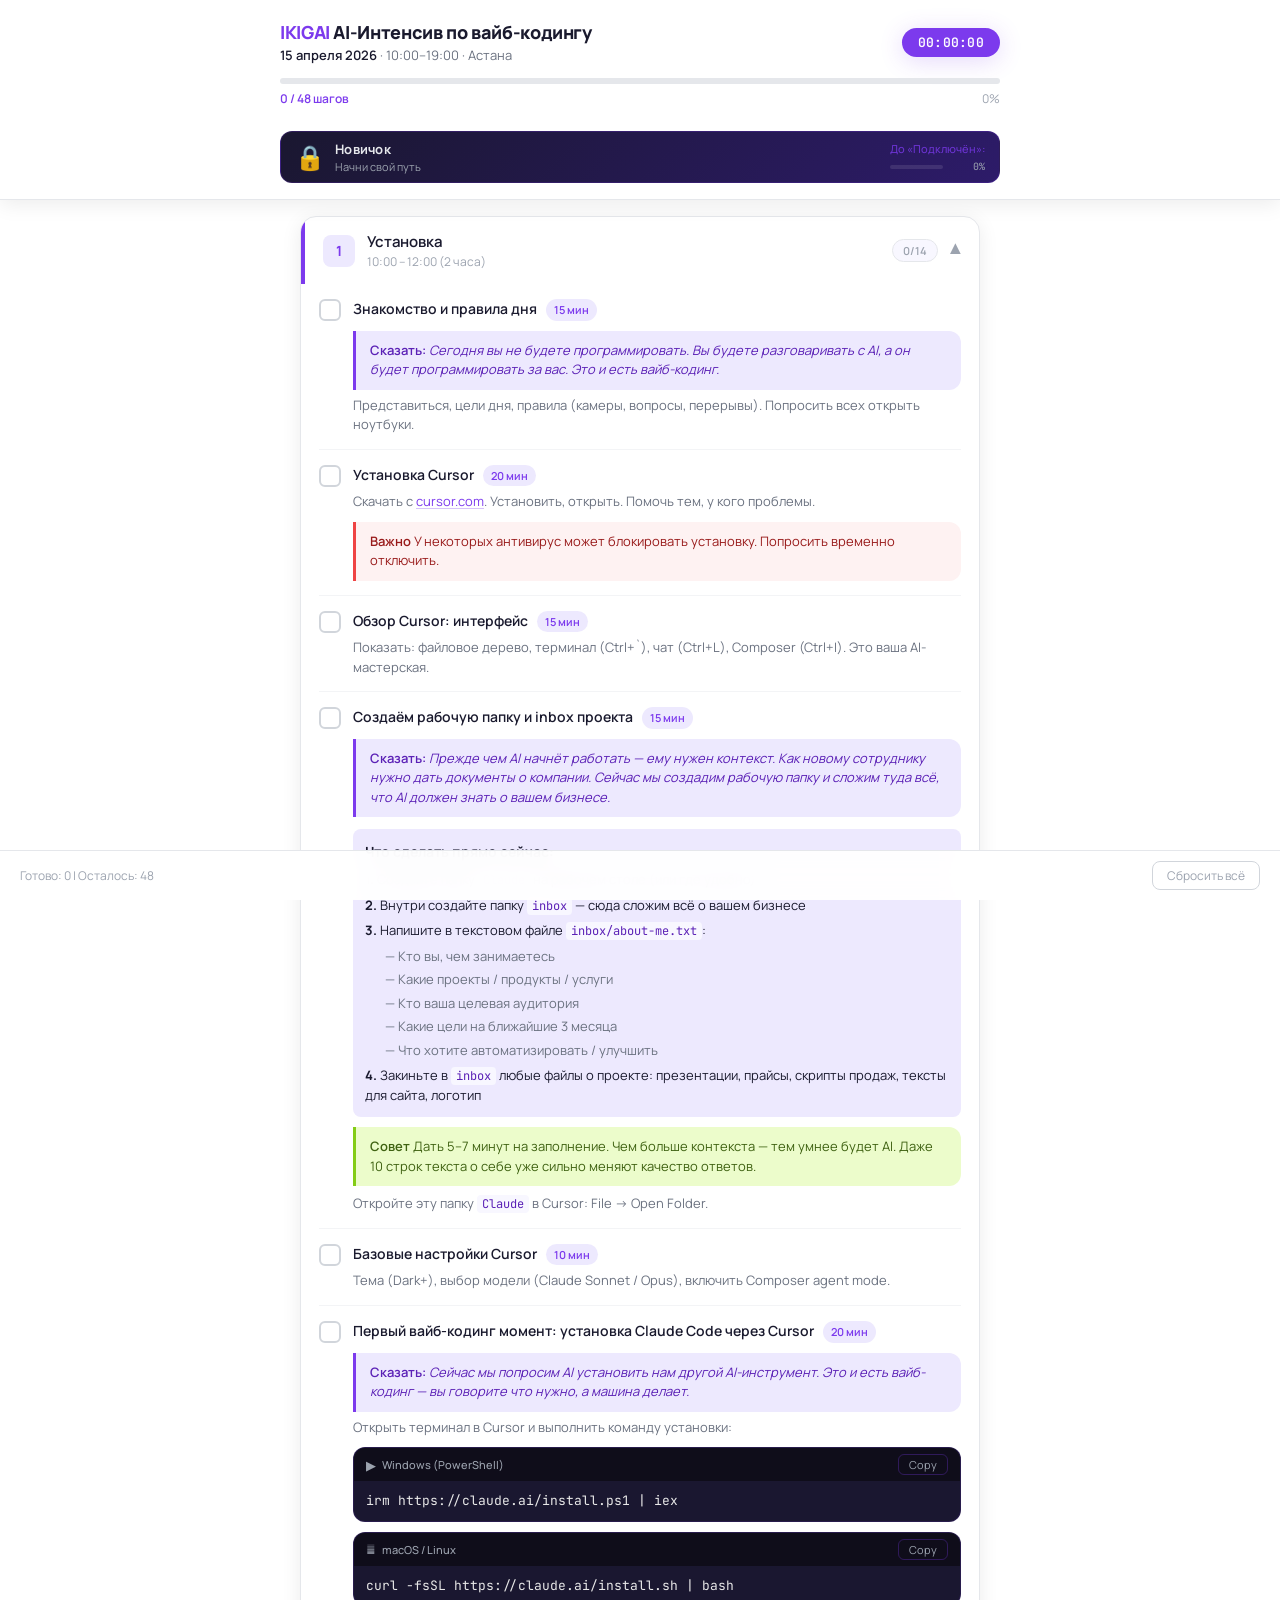
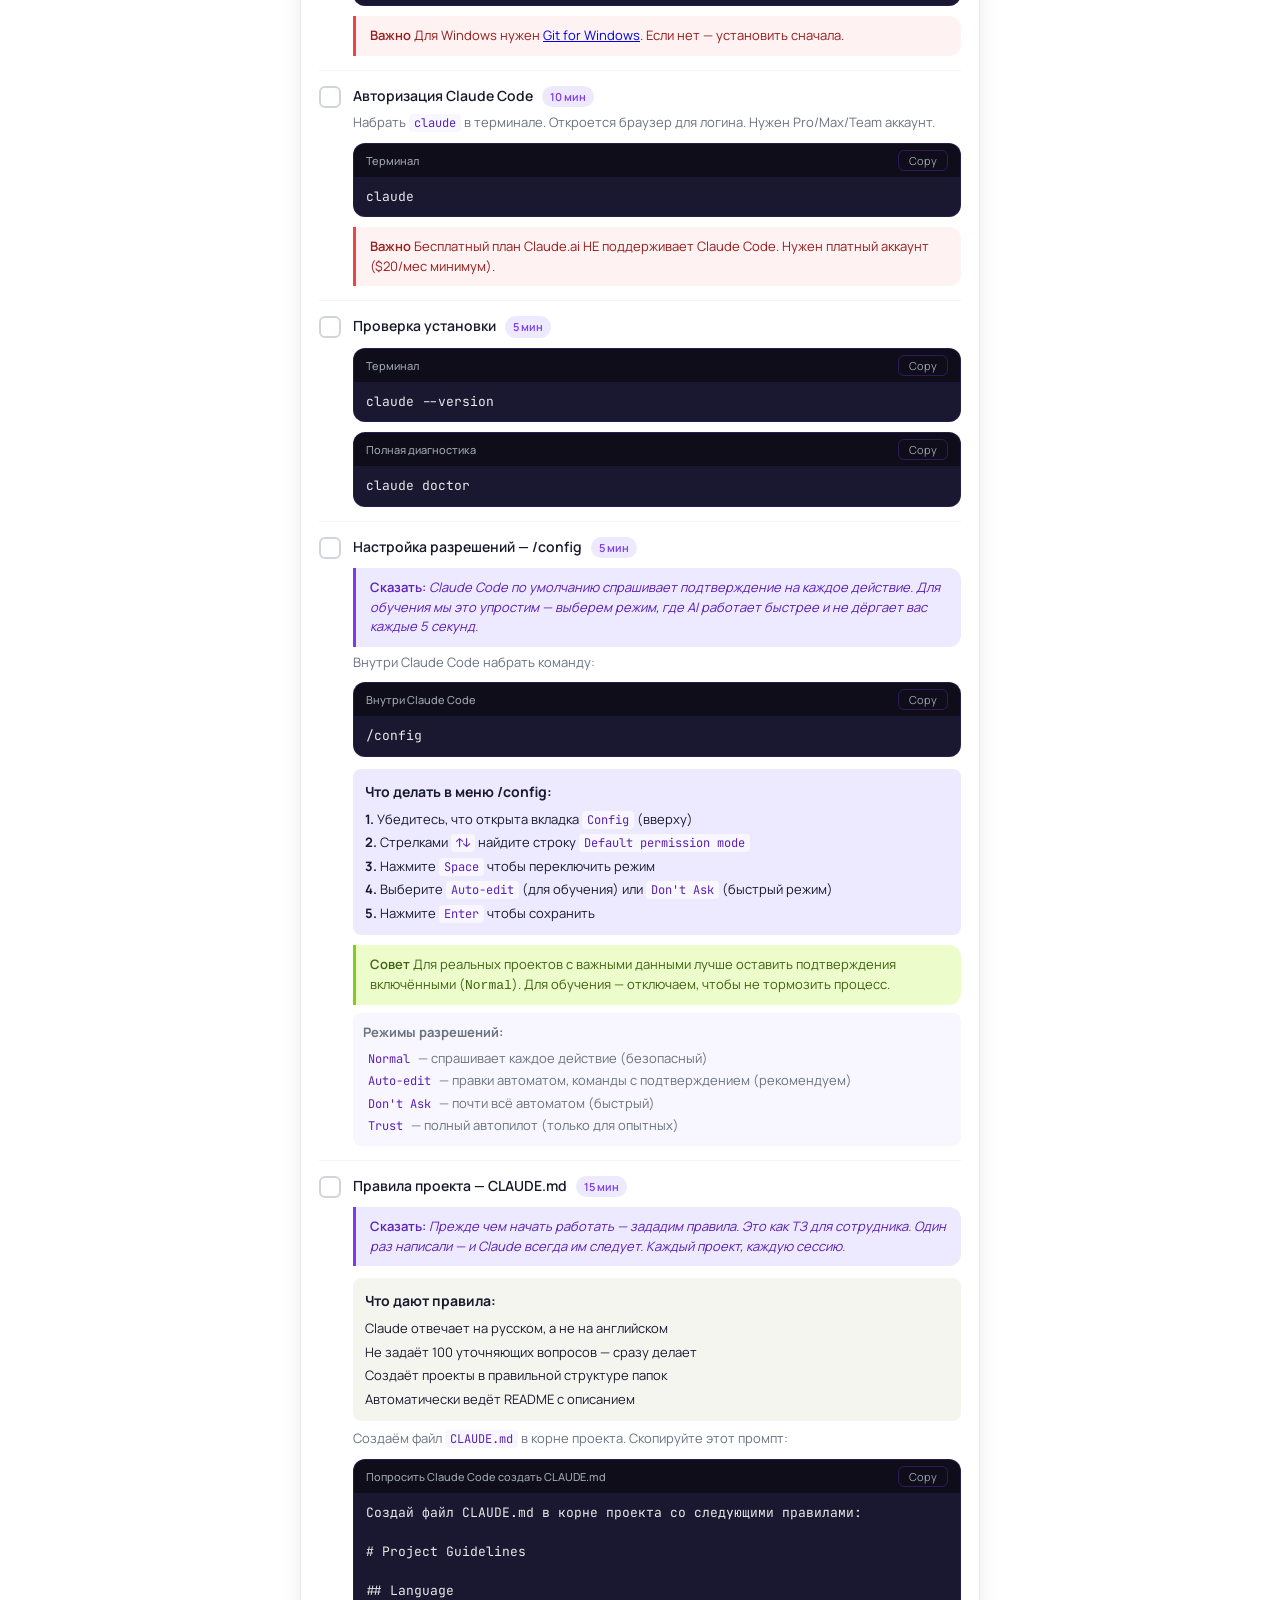
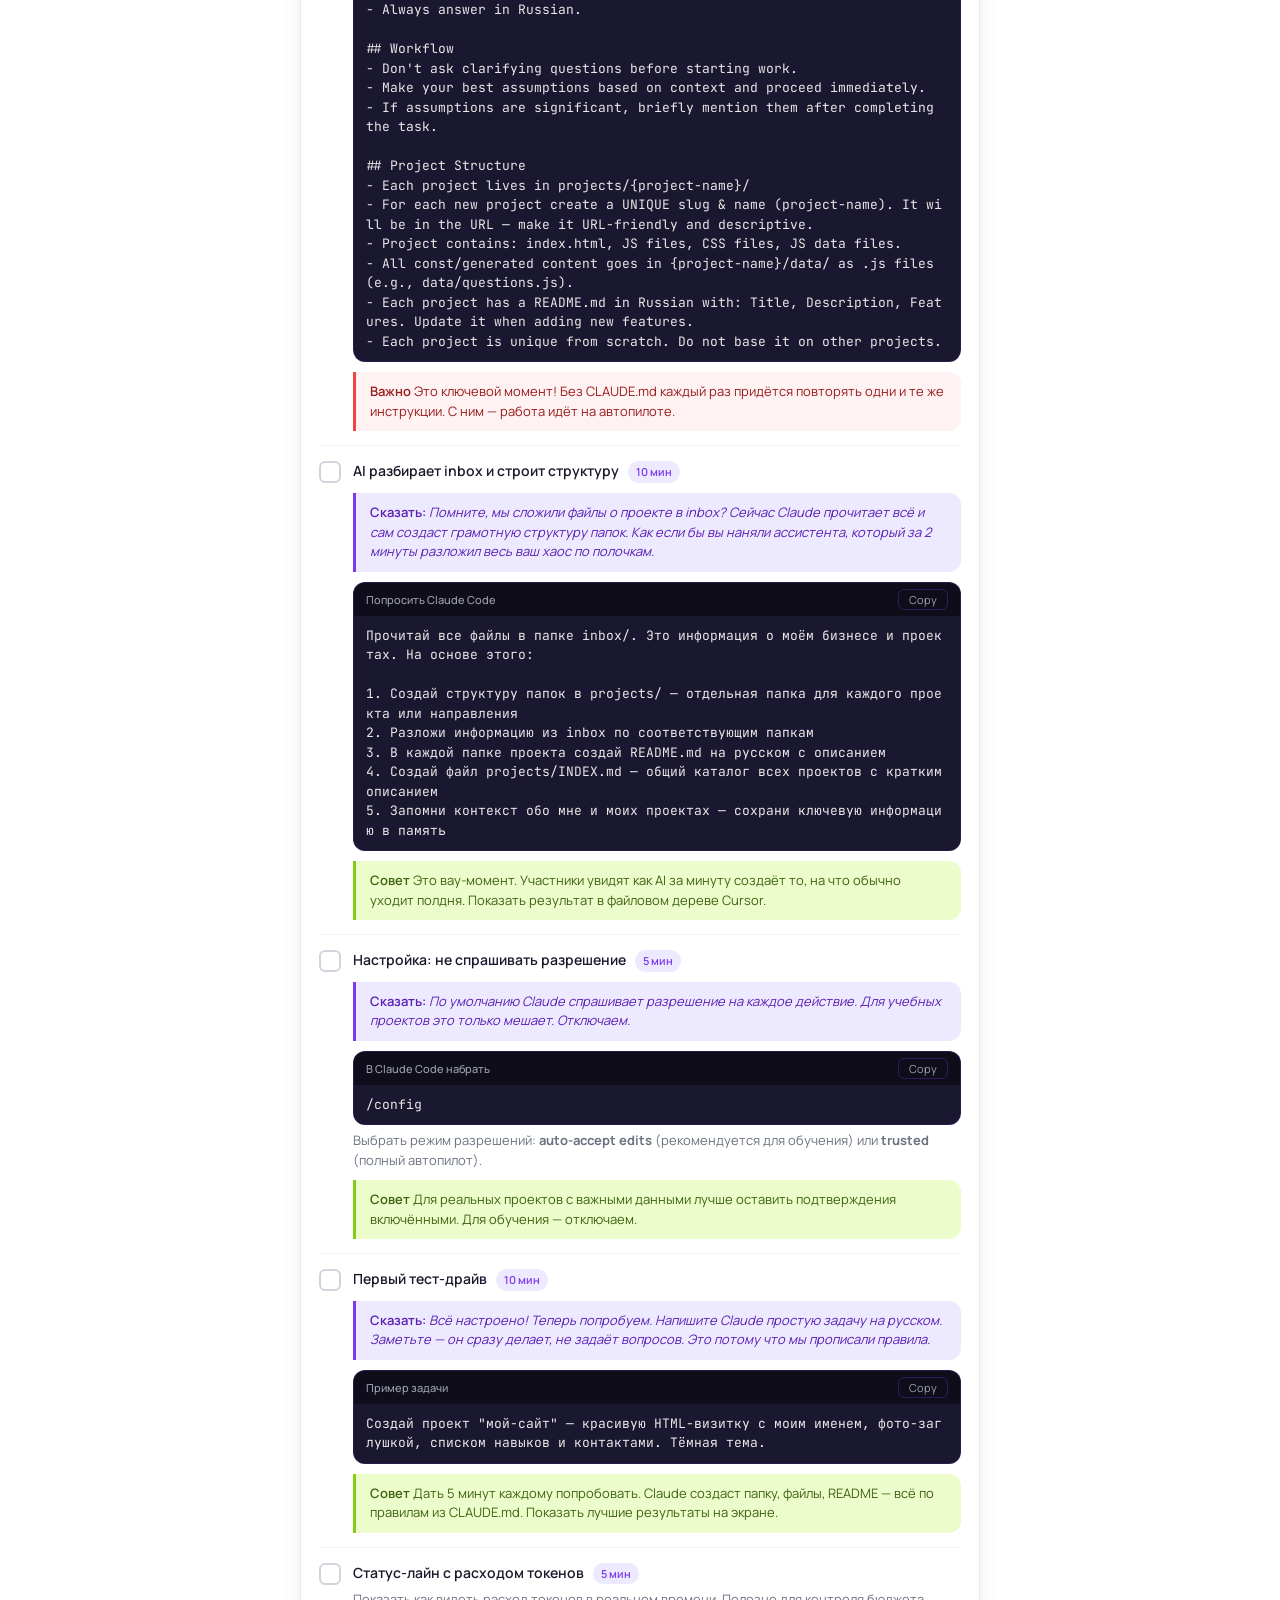
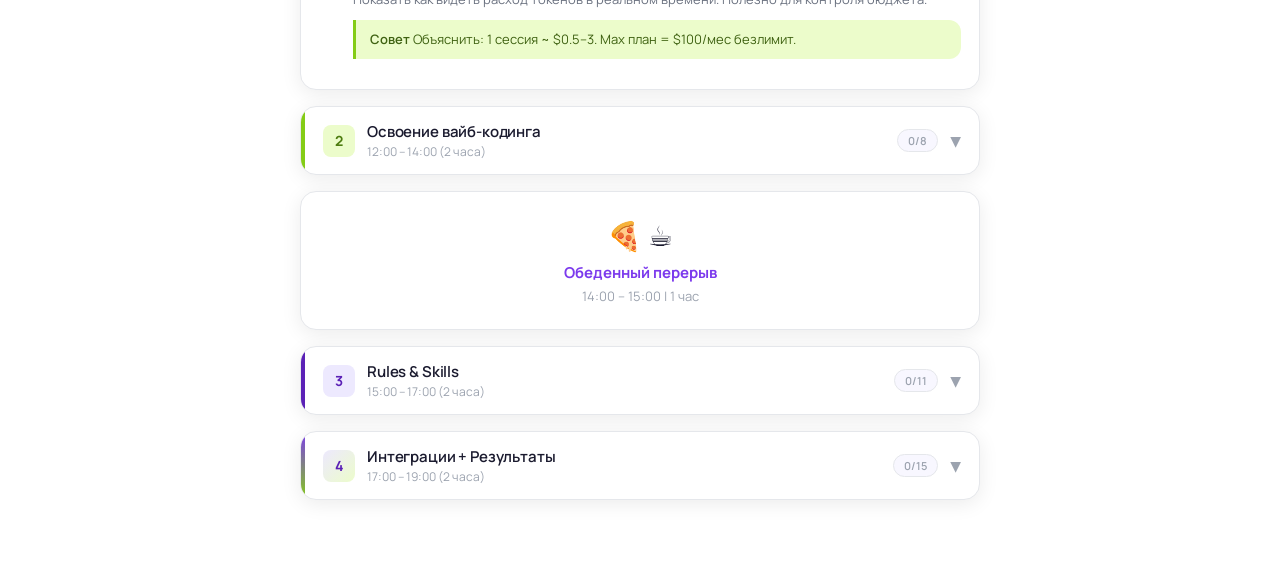
<file: checklist.html>
<!DOCTYPE html>
<html lang="ru">
<head>
<meta charset="UTF-8">
<meta name="viewport" content="width=device-width, initial-scale=1.0">
<title>IKIGAI — AI-Интенсив по вайб-кодингу: Чек-лист ведущего</title>
<link rel="preconnect" href="https://fonts.googleapis.com">
<link href="https://fonts.googleapis.com/css2?family=Manrope:wght@400;500;600;700;800&family=JetBrains+Mono:wght@400;500&display=swap" rel="stylesheet">
<style>
* { margin: 0; padding: 0; box-sizing: border-box; }
body { font-family: 'Manrope', -apple-system, 'Segoe UI', system-ui, sans-serif; background: #FFFFFF; color: #1A1A2E; min-height: 100vh; padding-bottom: 56px; -webkit-font-smoothing: antialiased; }

.container { max-width: 720px; margin: 0 auto; }

.header { background: rgba(255,255,255,0.95); backdrop-filter: blur(12px); -webkit-backdrop-filter: blur(12px); padding: 20px 20px 16px; border-bottom: 1px solid #E5E7EB; position: sticky; top: 0; z-index: 100; box-shadow: 0 4px 20px rgba(0,0,0,0.08); }
.header .container { display: flex; flex-direction: column; gap: 14px; }
.header-top { display: flex; align-items: center; justify-content: space-between; flex-wrap: wrap; gap: 12px; }
.header h1 { font-size: 18px; font-weight: 800; letter-spacing: -0.02em; color: #1A1A2E; }
.header h1 span { color: #7C3AED; }
.header .meta { color: #6B7280; font-size: 13px; margin-top: 2px; }
.header .meta b { color: #1A1A2E; font-weight: 600; }

.progress-bar { height: 6px; background: #E5E7EB; border-radius: 3px; overflow: hidden; }
.progress-fill { height: 100%; background: linear-gradient(90deg, #7C3AED, #84CC16); border-radius: 3px; transition: width 0.5s ease; width: 0%; }
.progress-text { display: flex; justify-content: space-between; margin-top: 6px; font-size: 12px; color: #9CA3AF; }
.progress-text .done { color: #7C3AED; font-weight: 600; }

.timer { background: #7C3AED; color: #fff; padding: 6px 16px; border-radius: 100px; font-weight: 600; font-size: 13px; cursor: pointer; user-select: none; font-family: 'JetBrains Mono', monospace; letter-spacing: 0.02em; transition: all 0.3s cubic-bezier(0.4, 0, 0.2, 1); box-shadow: 0 4px 24px rgba(124, 58, 237, 0.2); }
.timer:hover { background: #6D28D9; transform: translateY(-1px); }
.timer.running { background: #EF4444; box-shadow: 0 4px 24px rgba(239, 68, 68, 0.2); }
.timer.running:hover { background: #DC2626; }

.module { margin: 16px 20px; background: #FFFFFF; border: 1px solid #E5E7EB; border-radius: 16px; overflow: hidden; box-shadow: 0 4px 20px rgba(0,0,0,0.08); transition: all 0.3s cubic-bezier(0.4, 0, 0.2, 1); }
.module-header { padding: 14px 18px; cursor: pointer; display: flex; align-items: center; gap: 12px; user-select: none; transition: background 0.15s; }
.module-header:hover { background: #F8F7FF; }
.module-header .num { width: 32px; height: 32px; border-radius: 8px; display: flex; align-items: center; justify-content: center; font-weight: 700; font-size: 14px; flex-shrink: 0; }
.module-header .info { flex: 1; }
.module-header .title { font-size: 15px; font-weight: 600; letter-spacing: -0.01em; }
.module-header .time { font-size: 12px; color: #9CA3AF; margin-top: 1px; }
.module-header .badge { padding: 3px 10px; border-radius: 100px; font-size: 11px; font-weight: 600; border: 1px solid #E5E7EB; color: #9CA3AF; background: #F8F7FF; }
.module-header .badge.complete { border-color: rgba(124, 58, 237, 0.3); color: #7C3AED; background: #EDE9FE; }
.module-header .arrow { font-size: 14px; color: #9CA3AF; transition: transform 0.25s ease; }
.module.open .arrow { transform: rotate(180deg); }

.m1 .module-header { border-left: 4px solid #7C3AED; }
.m1 .num { background: #EDE9FE; color: #7C3AED; }
.m2 .module-header { border-left: 4px solid #84CC16; }
.m2 .num { background: #ECFCCB; color: #4D7C0F; }
.m3 .module-header { border-left: 4px solid #5B21B6; }
.m3 .num { background: #EDE9FE; color: #5B21B6; }
.m4 .module-header { border-left: 4px solid; border-image: linear-gradient(180deg, #7C3AED, #84CC16) 1; }
.m4 .num { background: linear-gradient(135deg, #EDE9FE, #ECFCCB); color: #5B21B6; }

.module-body { display: none; padding: 0 18px 16px; }
.module.open .module-body { display: block; }

.step { display: flex; align-items: flex-start; gap: 12px; padding: 14px 0; border-bottom: 1px solid #F3F4F6; }
.step:last-child { border-bottom: none; }
.step-check { width: 22px; height: 22px; border: 2px solid #D1D5DB; border-radius: 6px; cursor: pointer; flex-shrink: 0; display: flex; align-items: center; justify-content: center; transition: all 0.2s cubic-bezier(0.4, 0, 0.2, 1); margin-top: 1px; }
.step-check:hover { border-color: #7C3AED; background: #EDE9FE; }
.step-check.done { background: #7C3AED; border-color: #7C3AED; box-shadow: 0 2px 8px rgba(124, 58, 237, 0.3); }
.step-check.done::after { content: '\2713'; color: #fff; font-weight: 700; font-size: 13px; }
.step.completed .step-text { color: #9CA3AF; text-decoration: line-through; }
.step.completed .step-text b { color: #9CA3AF; }

.step-content { flex: 1; min-width: 0; }
.step-text { font-size: 14px; line-height: 1.6; }
.step-text b { color: #1A1A2E; font-weight: 600; }
.step-time { display: inline-block; background: #EDE9FE; padding: 2px 8px; border-radius: 100px; font-size: 11px; color: #7C3AED; margin-left: 6px; font-weight: 600; }
.step-note { font-size: 13px; color: #6B7280; margin-top: 6px; line-height: 1.5; }
.step-note a { color: #7C3AED; text-decoration: underline; text-decoration-color: rgba(124, 58, 237, 0.3); text-underline-offset: 2px; }
.step-note a:hover { text-decoration-color: #7C3AED; }
.step-note code { background: #F8F7FF; padding: 1px 5px; border-radius: 4px; font-family: 'JetBrains Mono', monospace; font-size: 12px; color: #5B21B6; }

.cmd-block { margin-top: 10px; background: #1A1730; border-radius: 12px; overflow: hidden; border: 1px solid rgba(124, 58, 237, 0.15); }
.cmd-label { display: flex; align-items: center; justify-content: space-between; padding: 6px 12px; background: #0F0D1A; font-size: 11px; color: #9CA3AF; font-weight: 500; }
.cmd-label .platform { display: flex; align-items: center; gap: 6px; }
.cmd-label .platform-icon { font-size: 13px; }
.cmd-copy { background: transparent; border: 1px solid rgba(124, 58, 237, 0.3); color: #9CA3AF; padding: 2px 10px; border-radius: 6px; cursor: pointer; font-size: 11px; font-family: inherit; transition: all 0.2s; }
.cmd-copy:hover { border-color: #7C3AED; color: #7C3AED; background: rgba(124, 58, 237, 0.1); }
.cmd-copy.copied { border-color: #84CC16; color: #84CC16; }
.cmd-code { padding: 10px 12px; font-family: 'JetBrains Mono', monospace; font-size: 13px; color: #E8E8E8; overflow-x: auto; white-space: pre-wrap; word-break: break-all; line-height: 1.5; }

.break-block { margin: 16px 20px; padding: 24px; background: #FFFFFF; border: 1px solid #E5E7EB; border-radius: 16px; text-align: center; box-shadow: 0 4px 20px rgba(0,0,0,0.08); }
.break-block .emoji { font-size: 28px; }
.break-block .text { margin-top: 8px; font-size: 15px; font-weight: 700; color: #7C3AED; }
.break-block .sub { font-size: 13px; color: #9CA3AF; margin-top: 4px; }

.tip { background: #ECFCCB; border-left: 3px solid #84CC16; padding: 10px 14px; border-radius: 0 12px 12px 0; margin-top: 10px; font-size: 13px; color: #3F6212; line-height: 1.5; }
.tip::before { content: 'Совет '; font-weight: 600; }

.warning { background: #FEF2F2; border-left: 3px solid #EF4444; padding: 10px 14px; border-radius: 0 12px 12px 0; margin-top: 10px; font-size: 13px; color: #991B1B; line-height: 1.5; }
.warning::before { content: 'Важно '; font-weight: 600; }

.say { background: #EDE9FE; border-left: 3px solid #7C3AED; padding: 10px 14px; border-radius: 0 12px 12px 0; margin-top: 10px; font-size: 13px; color: #5B21B6; line-height: 1.5; font-style: italic; }
.say::before { content: 'Сказать: '; font-weight: 600; font-style: normal; }

.footer { position: fixed; bottom: 0; left: 0; right: 0; background: rgba(255,255,255,0.95); backdrop-filter: blur(12px); -webkit-backdrop-filter: blur(12px); border-top: 1px solid #E5E7EB; padding: 10px 20px; display: flex; align-items: center; justify-content: space-between; z-index: 100; }
.footer .stats { font-size: 12px; color: #9CA3AF; }
.footer .reset-btn { background: none; border: 1px solid #D1D5DB; color: #9CA3AF; padding: 5px 14px; border-radius: 8px; cursor: pointer; font-size: 12px; font-family: inherit; transition: all 0.2s; }
.footer .reset-btn:hover { border-color: #EF4444; color: #EF4444; }

/* === RANK SYSTEM === */
.rank-bar { display: flex; align-items: center; gap: 10px; margin-top: 10px; padding: 8px 14px; background: linear-gradient(135deg, #1A1730 0%, #2D1B69 100%); border-radius: 12px; border: 1px solid rgba(124, 58, 237, 0.2); }
.rank-icon { font-size: 24px; line-height: 1; }
.rank-info { flex: 1; }
.rank-title { font-size: 13px; font-weight: 700; color: #E5E7EB; letter-spacing: 0.02em; }
.rank-subtitle { font-size: 11px; color: #9CA3AF; margin-top: 1px; }
.rank-next { font-size: 11px; color: rgba(124, 58, 237, 0.8); font-weight: 500; text-align: right; }
.rank-xp { display: flex; align-items: center; gap: 6px; margin-top: 4px; }
.rank-xp-bar { flex: 1; height: 4px; background: rgba(255,255,255,0.1); border-radius: 2px; overflow: hidden; }
.rank-xp-fill { height: 100%; border-radius: 2px; transition: width 0.6s cubic-bezier(0.4, 0, 0.2, 1); background: linear-gradient(90deg, #7C3AED, #84CC16); }
.rank-xp-text { font-size: 10px; color: #9CA3AF; font-family: 'JetBrains Mono', monospace; min-width: 36px; text-align: right; }

/* Level Up Toast */
.levelup-toast { position: fixed; top: -120px; left: 50%; transform: translateX(-50%); z-index: 9999; background: linear-gradient(135deg, #1A1730 0%, #2D1B69 100%); border: 1px solid rgba(124, 58, 237, 0.4); border-radius: 16px; padding: 16px 28px; text-align: center; box-shadow: 0 8px 40px rgba(124, 58, 237, 0.4); transition: top 0.5s cubic-bezier(0.34, 1.56, 0.64, 1); pointer-events: none; }
.levelup-toast.show { top: 20px; }
.levelup-toast .lu-icon { font-size: 36px; }
.levelup-toast .lu-title { font-size: 16px; font-weight: 800; color: #FFFFFF; margin-top: 4px; letter-spacing: -0.01em; }
.levelup-toast .lu-sub { font-size: 12px; color: #C4B5FD; margin-top: 2px; }

/* Confetti */
.confetti { position: fixed; top: 0; left: 0; width: 100%; height: 100%; pointer-events: none; z-index: 9998; overflow: hidden; }
.confetti-piece { position: absolute; width: 8px; height: 8px; top: -10px; border-radius: 2px; animation: confettiFall 2.5s ease-in forwards; }
@keyframes confettiFall {
  0% { transform: translateY(0) rotate(0deg); opacity: 1; }
  100% { transform: translateY(100vh) rotate(720deg); opacity: 0; }
}

/* Final achievement */
.achievement-banner { display: none; margin: 16px 20px; padding: 24px; background: linear-gradient(135deg, #1A1730, #2D1B69); border: 1px solid rgba(132, 204, 22, 0.3); border-radius: 16px; text-align: center; box-shadow: 0 8px 40px rgba(124, 58, 237, 0.2); }
.achievement-banner.visible { display: block; animation: fadeUp 0.6s ease; }
.achievement-banner .ab-icon { font-size: 48px; }
.achievement-banner .ab-title { font-size: 22px; font-weight: 800; color: #FFFFFF; margin-top: 8px; }
.achievement-banner .ab-sub { font-size: 14px; color: #C4B5FD; margin-top: 4px; }
@keyframes fadeUp { from { opacity: 0; transform: translateY(20px); } to { opacity: 1; transform: translateY(0); } }

@media (max-width: 600px) {
  .header h1 { font-size: 16px; }
  .module { margin: 10px 12px; }
  .module-body { padding: 0 14px 14px; }
  .break-block { margin: 10px 12px; }
  .step-text { font-size: 13px; }
  .cmd-code { font-size: 12px; }
}
</style>
</head>
<body>

<div class="header">
  <div class="container">
    <div class="header-top">
      <div>
        <h1><span>IKIGAI</span> AI-Интенсив по вайб-кодингу</h1>
        <div class="meta"><b>15 апреля 2026</b> &middot; 10:00–19:00 &middot; Астана</div>
      </div>
      <div class="timer" id="timer" onclick="toggleTimer()">00:00:00</div>
    </div>
    <div>
      <div class="progress-bar"><div class="progress-fill" id="progressFill"></div></div>
      <div class="progress-text">
        <span class="done" id="progressLabel">0 / 0 шагов</span>
        <span id="progressPercent">0%</span>
      </div>
    </div>
    <div class="rank-bar" id="rankBar">
      <div class="rank-icon" id="rankIcon">&#128274;</div>
      <div class="rank-info">
        <div class="rank-title" id="rankTitle">Новичок</div>
        <div class="rank-subtitle" id="rankSubtitle">Начни свой путь</div>
      </div>
      <div style="text-align: right;">
        <div class="rank-next" id="rankNext">Следующий: AI-Стажёр</div>
        <div class="rank-xp">
          <div class="rank-xp-bar"><div class="rank-xp-fill" id="rankXpFill" style="width:0%"></div></div>
          <div class="rank-xp-text" id="rankXpText">0%</div>
        </div>
      </div>
    </div>
  </div>
</div>
<div class="container">

<!-- MODULE 1 -->
<div class="module m1 open" data-module="1">
  <div class="module-header" onclick="toggleModule(this)">
    <div class="num">1</div>
    <div class="info">
      <div class="title">Установка</div>
      <div class="time">10:00 – 12:00 (2 часа)</div>
    </div>
    <div class="badge" id="badge-1">0/14</div>
    <div class="arrow">&#9660;</div>
  </div>
  <div class="module-body">

    <div class="step" data-step>
      <div class="step-check" onclick="toggleStep(this)"></div>
      <div class="step-content">
        <div class="step-text"><b>Знакомство и правила дня</b> <span class="step-time">15 мин</span></div>
        <div class="say">Сегодня вы не будете программировать. Вы будете разговаривать с AI, а он будет программировать за вас. Это и есть вайб-кодинг.</div>
        <div class="step-note">Представиться, цели дня, правила (камеры, вопросы, перерывы). Попросить всех открыть ноутбуки.</div>
      </div>
    </div>

    <div class="step" data-step>
      <div class="step-check" onclick="toggleStep(this)"></div>
      <div class="step-content">
        <div class="step-text"><b>Установка Cursor</b> <span class="step-time">20 мин</span></div>
        <div class="step-note">Скачать с <a href="https://cursor.com" target="_blank">cursor.com</a>. Установить, открыть. Помочь тем, у кого проблемы.</div>
        <div class="warning">У некоторых антивирус может блокировать установку. Попросить временно отключить.</div>
      </div>
    </div>

    <div class="step" data-step>
      <div class="step-check" onclick="toggleStep(this)"></div>
      <div class="step-content">
        <div class="step-text"><b>Обзор Cursor: интерфейс</b> <span class="step-time">15 мин</span></div>
        <div class="step-note">Показать: файловое дерево, терминал (Ctrl+`), чат (Ctrl+L), Composer (Ctrl+I). Это ваша AI-мастерская.</div>
      </div>
    </div>

    <div class="step" data-step>
      <div class="step-check" onclick="toggleStep(this)"></div>
      <div class="step-content">
        <div class="step-text"><b>Создаём рабочую папку и inbox проекта</b> <span class="step-time">15 мин</span></div>
        <div class="say">Прежде чем AI начнёт работать — ему нужен контекст. Как новому сотруднику нужно дать документы о компании. Сейчас мы создадим рабочую папку и сложим туда всё, что AI должен знать о вашем бизнесе.</div>
        <div class="step-note" style="margin-top: 12px; padding: 12px; background: #EDE9FE; border-radius: 8px; color: #1A1A2E;">
          <b style="display: block; margin-bottom: 8px; font-size: 14px;">Что сделать прямо сейчас:</b>
          <span style="display: block; margin-bottom: 6px;"><b>1.</b> Создайте папку <code>Claude</code> на рабочем столе (или где удобно)</span>
          <span style="display: block; margin-bottom: 6px;"><b>2.</b> Внутри создайте папку <code>inbox</code> — сюда сложим всё о вашем бизнесе</span>
          <span style="display: block; margin-bottom: 6px;"><b>3.</b> Напишите в текстовом файле <code>inbox/about-me.txt</code>:</span>
          <span style="display: block; padding-left: 20px; color: #6B7280; margin-bottom: 4px;">— Кто вы, чем занимаетесь</span>
          <span style="display: block; padding-left: 20px; color: #6B7280; margin-bottom: 4px;">— Какие проекты / продукты / услуги</span>
          <span style="display: block; padding-left: 20px; color: #6B7280; margin-bottom: 4px;">— Кто ваша целевая аудитория</span>
          <span style="display: block; padding-left: 20px; color: #6B7280; margin-bottom: 4px;">— Какие цели на ближайшие 3 месяца</span>
          <span style="display: block; padding-left: 20px; color: #6B7280;">— Что хотите автоматизировать / улучшить</span>
          <span style="display: block; margin-top: 6px;"><b>4.</b> Закиньте в <code>inbox</code> любые файлы о проекте: презентации, прайсы, скрипты продаж, тексты для сайта, логотип</span>
        </div>
        <div class="tip">Дать 5–7 минут на заполнение. Чем больше контекста — тем умнее будет AI. Даже 10 строк текста о себе уже сильно меняют качество ответов.</div>
        <div class="step-note" style="margin-top: 8px;">Откройте эту папку <code>Claude</code> в Cursor: File &rarr; Open Folder.</div>
      </div>
    </div>

    <div class="step" data-step>
      <div class="step-check" onclick="toggleStep(this)"></div>
      <div class="step-content">
        <div class="step-text"><b>Базовые настройки Cursor</b> <span class="step-time">10 мин</span></div>
        <div class="step-note">Тема (Dark+), выбор модели (Claude Sonnet / Opus), включить Composer agent mode.</div>
      </div>
    </div>

    <div class="step" data-step>
      <div class="step-check" onclick="toggleStep(this)"></div>
      <div class="step-content">
        <div class="step-text"><b>Первый вайб-кодинг момент: установка Claude Code через Cursor</b> <span class="step-time">20 мин</span></div>
        <div class="say">Сейчас мы попросим AI установить нам другой AI-инструмент. Это и есть вайб-кодинг — вы говорите что нужно, а машина делает.</div>
        <div class="step-note">Открыть терминал в Cursor и выполнить команду установки:</div>
        <div class="cmd-block">
          <div class="cmd-label"><div class="platform"><span class="platform-icon">&#9654;</span> Windows (PowerShell)</div><button class="cmd-copy" onclick="copyCmd(this)">Copy</button></div>
          <div class="cmd-code">irm https://claude.ai/install.ps1 | iex</div>
        </div>
        <div class="cmd-block">
          <div class="cmd-label"><div class="platform"><span class="platform-icon">&#63743;</span> macOS / Linux</div><button class="cmd-copy" onclick="copyCmd(this)">Copy</button></div>
          <div class="cmd-code">curl -fsSL https://claude.ai/install.sh | bash</div>
        </div>
        <div class="warning">Для Windows нужен <a href="https://git-scm.com/downloads/win" target="_blank">Git for Windows</a>. Если нет — установить сначала.</div>
      </div>
    </div>

    <div class="step" data-step>
      <div class="step-check" onclick="toggleStep(this)"></div>
      <div class="step-content">
        <div class="step-text"><b>Авторизация Claude Code</b> <span class="step-time">10 мин</span></div>
        <div class="step-note">Набрать <code>claude</code> в терминале. Откроется браузер для логина. Нужен Pro/Max/Team аккаунт.</div>
        <div class="cmd-block">
          <div class="cmd-label"><div class="platform">Терминал</div><button class="cmd-copy" onclick="copyCmd(this)">Copy</button></div>
          <div class="cmd-code">claude</div>
        </div>
        <div class="warning">Бесплатный план Claude.ai НЕ поддерживает Claude Code. Нужен платный аккаунт ($20/мес минимум).</div>
      </div>
    </div>

    <div class="step" data-step>
      <div class="step-check" onclick="toggleStep(this)"></div>
      <div class="step-content">
        <div class="step-text"><b>Проверка установки</b> <span class="step-time">5 мин</span></div>
        <div class="cmd-block">
          <div class="cmd-label"><div class="platform">Терминал</div><button class="cmd-copy" onclick="copyCmd(this)">Copy</button></div>
          <div class="cmd-code">claude --version</div>
        </div>
        <div class="cmd-block">
          <div class="cmd-label"><div class="platform">Полная диагностика</div><button class="cmd-copy" onclick="copyCmd(this)">Copy</button></div>
          <div class="cmd-code">claude doctor</div>
        </div>
      </div>
    </div>

    <div class="step" data-step>
      <div class="step-check" onclick="toggleStep(this)"></div>
      <div class="step-content">
        <div class="step-text"><b>Настройка разрешений — /config</b> <span class="step-time">5 мин</span></div>
        <div class="say">Claude Code по умолчанию спрашивает подтверждение на каждое действие. Для обучения мы это упростим — выберем режим, где AI работает быстрее и не дёргает вас каждые 5 секунд.</div>
        <div class="step-note">Внутри Claude Code набрать команду:</div>
        <div class="cmd-block">
          <div class="cmd-label"><div class="platform">Внутри Claude Code</div><button class="cmd-copy" onclick="copyCmd(this)">Copy</button></div>
          <div class="cmd-code">/config</div>
        </div>
        <div class="step-note" style="margin-top: 12px; padding: 12px; background: #EDE9FE; border-radius: 8px; color: #1A1A2E;">
          <b style="display: block; margin-bottom: 8px; font-size: 14px;">Что делать в меню /config:</b>
          <span style="display: block; margin-bottom: 4px;"><b>1.</b> Убедитесь, что открыта вкладка <code>Config</code> (вверху)</span>
          <span style="display: block; margin-bottom: 4px;"><b>2.</b> Стрелками <code>↑↓</code> найдите строку <code>Default permission mode</code></span>
          <span style="display: block; margin-bottom: 4px;"><b>3.</b> Нажмите <code>Space</code> чтобы переключить режим</span>
          <span style="display: block; margin-bottom: 4px;"><b>4.</b> Выберите <code>Auto-edit</code> (для обучения) или <code>Don't Ask</code> (быстрый режим)</span>
          <span style="display: block;"><b>5.</b> Нажмите <code>Enter</code> чтобы сохранить</span>
        </div>
        <div class="tip">Для реальных проектов с важными данными лучше оставить подтверждения включёнными (<code>Normal</code>). Для обучения — отключаем, чтобы не тормозить процесс.</div>
        <div class="step-note" style="margin-top: 8px; padding: 10px; background: #F8F7FF; border-radius: 8px;">
          <b style="display: block; margin-bottom: 6px;">Режимы разрешений:</b>
          <span style="display: block; margin-bottom: 3px;"><code>Normal</code> — спрашивает каждое действие (безопасный)</span>
          <span style="display: block; margin-bottom: 3px;"><code>Auto-edit</code> — правки автоматом, команды с подтверждением (рекомендуем)</span>
          <span style="display: block; margin-bottom: 3px;"><code>Don't Ask</code> — почти всё автоматом (быстрый)</span>
          <span style="display: block;"><code>Trust</code> — полный автопилот (только для опытных)</span>
        </div>
      </div>
    </div>

    <div class="step" data-step>
      <div class="step-check" onclick="toggleStep(this)"></div>
      <div class="step-content">
        <div class="step-text"><b>Правила проекта — CLAUDE.md</b> <span class="step-time">15 мин</span></div>
        <div class="say">Прежде чем начать работать — зададим правила. Это как ТЗ для сотрудника. Один раз написали — и Claude всегда им следует. Каждый проект, каждую сессию.</div>
        <div class="step-note" style="margin-top: 12px; padding: 12px; background: #F5F5F0; border-radius: 8px; color: #1A1A2E;">
          <b style="display: block; margin-bottom: 8px; font-size: 14px;">Что дают правила:</b>
          <span style="display: block; margin-bottom: 4px;">Claude отвечает на русском, а не на английском</span>
          <span style="display: block; margin-bottom: 4px;">Не задаёт 100 уточняющих вопросов — сразу делает</span>
          <span style="display: block; margin-bottom: 4px;">Создаёт проекты в правильной структуре папок</span>
          <span style="display: block;">Автоматически ведёт README с описанием</span>
        </div>
        <div class="step-note" style="margin-top: 8px;">Создаём файл <code>CLAUDE.md</code> в корне проекта. Скопируйте этот промпт:</div>
        <div class="cmd-block">
          <div class="cmd-label"><div class="platform">Попросить Claude Code создать CLAUDE.md</div><button class="cmd-copy" onclick="copyCmd(this)">Copy</button></div>
          <div class="cmd-code">Создай файл CLAUDE.md в корне проекта со следующими правилами:

# Project Guidelines

## Language
- Always answer in Russian.

## Workflow
- Don't ask clarifying questions before starting work.
- Make your best assumptions based on context and proceed immediately.
- If assumptions are significant, briefly mention them after completing the task.

## Project Structure
- Each project lives in projects/{project-name}/
- For each new project create a UNIQUE slug & name (project-name). It will be in the URL — make it URL-friendly and descriptive.
- Project contains: index.html, JS files, CSS files, JS data files.
- All const/generated content goes in {project-name}/data/ as .js files (e.g., data/questions.js).
- Each project has a README.md in Russian with: Title, Description, Features. Update it when adding new features.
- Each project is unique from scratch. Do not base it on other projects.</div>
        </div>
        <div class="warning">Это ключевой момент! Без CLAUDE.md каждый раз придётся повторять одни и те же инструкции. С ним — работа идёт на автопилоте.</div>
      </div>
    </div>

    <div class="step" data-step>
      <div class="step-check" onclick="toggleStep(this)"></div>
      <div class="step-content">
        <div class="step-text"><b>AI разбирает inbox и строит структуру</b> <span class="step-time">10 мин</span></div>
        <div class="say">Помните, мы сложили файлы о проекте в inbox? Сейчас Claude прочитает всё и сам создаст грамотную структуру папок. Как если бы вы наняли ассистента, который за 2 минуты разложил весь ваш хаос по полочкам.</div>
        <div class="cmd-block">
          <div class="cmd-label"><div class="platform">Попросить Claude Code</div><button class="cmd-copy" onclick="copyCmd(this)">Copy</button></div>
          <div class="cmd-code">Прочитай все файлы в папке inbox/. Это информация о моём бизнесе и проектах. На основе этого:

1. Создай структуру папок в projects/ — отдельная папка для каждого проекта или направления
2. Разложи информацию из inbox по соответствующим папкам
3. В каждой папке проекта создай README.md на русском с описанием
4. Создай файл projects/INDEX.md — общий каталог всех проектов с кратким описанием
5. Запомни контекст обо мне и моих проектах — сохрани ключевую информацию в память</div>
        </div>
        <div class="tip">Это вау-момент. Участники увидят как AI за минуту создаёт то, на что обычно уходит полдня. Показать результат в файловом дереве Cursor.</div>
      </div>
    </div>

    <div class="step" data-step>
      <div class="step-check" onclick="toggleStep(this)"></div>
      <div class="step-content">
        <div class="step-text"><b>Настройка: не спрашивать разрешение</b> <span class="step-time">5 мин</span></div>
        <div class="say">По умолчанию Claude спрашивает разрешение на каждое действие. Для учебных проектов это только мешает. Отключаем.</div>
        <div class="cmd-block">
          <div class="cmd-label"><div class="platform">В Claude Code набрать</div><button class="cmd-copy" onclick="copyCmd(this)">Copy</button></div>
          <div class="cmd-code">/config</div>
        </div>
        <div class="step-note">Выбрать режим разрешений: <b>auto-accept edits</b> (рекомендуется для обучения) или <b>trusted</b> (полный автопилот).</div>
        <div class="tip">Для реальных проектов с важными данными лучше оставить подтверждения включёнными. Для обучения — отключаем.</div>
      </div>
    </div>

    <div class="step" data-step>
      <div class="step-check" onclick="toggleStep(this)"></div>
      <div class="step-content">
        <div class="step-text"><b>Первый тест-драйв</b> <span class="step-time">10 мин</span></div>
        <div class="say">Всё настроено! Теперь попробуем. Напишите Claude простую задачу на русском. Заметьте — он сразу делает, не задаёт вопросов. Это потому что мы прописали правила.</div>
        <div class="cmd-block">
          <div class="cmd-label"><div class="platform">Пример задачи</div><button class="cmd-copy" onclick="copyCmd(this)">Copy</button></div>
          <div class="cmd-code">Создай проект "мой-сайт" — красивую HTML-визитку с моим именем, фото-заглушкой, списком навыков и контактами. Тёмная тема.</div>
        </div>
        <div class="tip">Дать 5 минут каждому попробовать. Claude создаст папку, файлы, README — всё по правилам из CLAUDE.md. Показать лучшие результаты на экране.</div>
      </div>
    </div>

    <div class="step" data-step>
      <div class="step-check" onclick="toggleStep(this)"></div>
      <div class="step-content">
        <div class="step-text"><b>Статус-лайн с расходом токенов</b> <span class="step-time">5 мин</span></div>
        <div class="step-note">Показать как видеть расход токенов в реальном времени. Полезно для контроля бюджета.</div>
        <div class="tip">Объяснить: 1 сессия ~ $0.5–3. Max план = $100/мес безлимит.</div>
      </div>
    </div>

  </div>
</div>

<!-- MODULE 2 -->
<div class="module m2" data-module="2">
  <div class="module-header" onclick="toggleModule(this)">
    <div class="num">2</div>
    <div class="info">
      <div class="title">Освоение вайб-кодинга</div>
      <div class="time">12:00 – 14:00 (2 часа)</div>
    </div>
    <div class="badge" id="badge-2">0/8</div>
    <div class="arrow">&#9660;</div>
  </div>
  <div class="module-body">

    <div class="step" data-step>
      <div class="step-check" onclick="toggleStep(this)"></div>
      <div class="step-content">
        <div class="step-text"><b>Вайб-кодинг: создаём лендинг с нуля</b> <span class="step-time">30 мин</span></div>
        <div class="say">Сейчас мы создадим полноценную веб-страницу, не написав ни строчки кода руками. Просто разговариваем с Claude.</div>
        <div class="step-note">Демо: создать папку проекта, описать Claude задачу на русском, показать результат в браузере.</div>
        <div class="cmd-block">
          <div class="cmd-label"><div class="platform">Пример промпта для Claude Code</div><button class="cmd-copy" onclick="copyCmd(this)">Copy</button></div>
          <div class="cmd-code">Создай красивый лендинг для кофейни "Утро". Тёмная тема, анимации, секции: герой-баннер, меню, отзывы, контакты. Адаптивный дизайн. Один HTML-файл со встроенными стилями.</div>
        </div>
      </div>
    </div>

    <div class="step" data-step>
      <div class="step-check" onclick="toggleStep(this)"></div>
      <div class="step-content">
        <div class="step-text"><b>Логика: промпт -> план -> код -> результат</b> <span class="step-time">15 мин</span></div>
        <div class="step-note">Объяснить цикл: вы описываете задачу -> Claude планирует -> пишет код -> вы проверяете -> итерируете.</div>
        <div class="tip">Показать /plan режим — Claude сначала создаёт план, потом спрашивает одобрение.</div>
      </div>
    </div>

    <div class="step" data-step>
      <div class="step-check" onclick="toggleStep(this)"></div>
      <div class="step-content">
        <div class="step-text"><b>Plan Mode — демонстрация</b> <span class="step-time">10 мин</span></div>
        <div class="step-note">Включить Plan Mode (Shift+Tab) и показать как Claude создаёт пошаговый план перед кодом.</div>
        <div class="say">Plan Mode — это как бриф. Claude сначала покажет что он собирается делать, и только после вашего OK начнёт работу.</div>
      </div>
    </div>

    <div class="step" data-step>
      <div class="step-check" onclick="toggleStep(this)"></div>
      <div class="step-content">
        <div class="step-text"><b>Практика: каждый делает свой мини-проект</b> <span class="step-time">30 мин</span></div>
        <div class="step-note">Дать 30 минут на свободную практику. Каждый создаёт что-то своё: лендинг, калькулятор, портфолио, визитку.</div>
        <div class="tip">Ходить по залу, помогать. Собирать интересные примеры для показа.</div>
      </div>
    </div>

    <div class="step" data-step>
      <div class="step-check" onclick="toggleStep(this)"></div>
      <div class="step-content">
        <div class="step-text"><b>Показ лучших работ</b> <span class="step-time">10 мин</span></div>
        <div class="step-note">Вывести 3–4 лучших результата на экран. Похвалить, разобрать что сработало.</div>
      </div>
    </div>

    <div class="step" data-step>
      <div class="step-check" onclick="toggleStep(this)"></div>
      <div class="step-content">
        <div class="step-text"><b>Git basics через Claude Code</b> <span class="step-time">10 мин</span></div>
        <div class="step-note">Показать: git init, git add, git commit — всё через Claude Code, не руками.</div>
        <div class="cmd-block">
          <div class="cmd-label"><div class="platform">Попросить Claude</div><button class="cmd-copy" onclick="copyCmd(this)">Copy</button></div>
          <div class="cmd-code">Инициализируй git репозиторий и сделай первый коммит с сообщением "первый вайб-кодинг проект"</div>
        </div>
      </div>
    </div>

    <div class="step" data-step>
      <div class="step-check" onclick="toggleStep(this)"></div>
      <div class="step-content">
        <div class="step-text"><b>Итерации и исправление ошибок</b> <span class="step-time">10 мин</span></div>
        <div class="say">Если что-то не так — не паникуйте. Просто скажите Claude что не нравится. Он исправит. Это и есть итерации.</div>
        <div class="step-note">Показать пример: "сделай заголовок крупнее", "поменяй цвет на зелёный", "добавь анимацию".</div>
      </div>
    </div>

    <div class="step" data-step>
      <div class="step-check" onclick="toggleStep(this)"></div>
      <div class="step-content">
        <div class="step-text"><b>Q&A по модулю</b> <span class="step-time">5 мин</span></div>
        <div class="step-note">Ответить на вопросы перед обедом.</div>
      </div>
    </div>

  </div>
</div>

<!-- BREAK -->
<div class="break-block">
  <div class="emoji">&#127829; &#9749;</div>
  <div class="text">Обеденный перерыв</div>
  <div class="sub">14:00 – 15:00 | 1 час</div>
</div>

<!-- MODULE 3 -->
<div class="module m3" data-module="3">
  <div class="module-header" onclick="toggleModule(this)">
    <div class="num">3</div>
    <div class="info">
      <div class="title">Rules & Skills</div>
      <div class="time">15:00 – 17:00 (2 часа)</div>
    </div>
    <div class="badge" id="badge-3">0/12</div>
    <div class="arrow">&#9660;</div>
  </div>
  <div class="module-body">

    <div class="step" data-step>
      <div class="step-check" onclick="toggleStep(this)"></div>
      <div class="step-content">
        <div class="step-text"><b>CLAUDE.md — правила проекта</b> <span class="step-time">20 мин</span></div>
        <div class="say">CLAUDE.md — это как должностная инструкция для AI. Вы пишете правила, и Claude Code всегда им следует.</div>
        <div class="step-note">Показать структуру: язык, безопасность, стиль кода, workflow. Создать вместе с участниками.</div>
        <div class="cmd-block">
          <div class="cmd-label"><div class="platform">Попросить Claude Code</div><button class="cmd-copy" onclick="copyCmd(this)">Copy</button></div>
          <div class="cmd-code">Создай файл CLAUDE.md с правилами проекта: отвечай на русском, работай в папке проекта, не удаляй файлы без спроса, используй git для версионирования</div>
        </div>
      </div>
    </div>

    <div class="step" data-step>
      <div class="step-check" onclick="toggleStep(this)"></div>
      <div class="step-content">
        <div class="step-text"><b>MEMORY.md — память Claude</b> <span class="step-time">10 мин</span></div>
        <div class="step-note">Объяснить: Claude Code может запоминать контекст между сессиями. Показать как это работает.</div>
        <div class="say">Скажите Claude: "запомни, что я владелец кофейни и мне нужен сайт на русском". Он сохранит это в память.</div>
      </div>
    </div>

    <div class="step" data-step>
      <div class="step-check" onclick="toggleStep(this)"></div>
      <div class="step-content">
        <div class="step-text"><b>Установка Superpowers</b> <span class="step-time">20 мин</span></div>
        <div class="say">Сейчас мы установим самое мощное расширение для Claude Code. Superpowers — это набор навыков, которые превращают Claude из просто чат-бота в дисциплинированного инженера с процессами.</div>
        <div class="step-note" style="margin-top: 12px; padding: 12px; background: #F5F5F0; border-radius: 8px; color: #1A1A2E;">
          <b style="display: block; margin-bottom: 8px; font-size: 14px;">Что даёт Superpowers:</b>
          <span style="display: block; margin-bottom: 4px;"><b>/plan</b> — создаёт пошаговый план перед кодом. Claude не бросается писать, а сначала думает</span>
          <span style="display: block; margin-bottom: 4px;"><b>/brainstorm</b> — генерирует идеи и варианты решений. Как мозговой штурм с AI-командой</span>
          <span style="display: block; margin-bottom: 4px;"><b>/tdd</b> — тест-драйв разработка. Сначала тесты, потом код. Профессиональный подход</span>
          <span style="display: block; margin-bottom: 4px;"><b>/verify</b> — проверяет что всё работает перед финализацией. Не доверяй — проверяй</span>
          <span style="display: block; margin-bottom: 4px;"><b>/code-review</b> — ревью кода как от старшего разработчика</span>
          <span style="display: block;"><b>/simplify</b> — убирает лишнее, оптимизирует код</span>
        </div>
        <div class="cmd-block">
          <div class="cmd-label"><div class="platform">Шаг 1: добавить marketplace</div><button class="cmd-copy" onclick="copyCmd(this)">Copy</button></div>
          <div class="cmd-code">claude plugin add-marketplace superpowers-marketplace --source github --repo obra/superpowers-marketplace</div>
        </div>
        <div class="cmd-block">
          <div class="cmd-label"><div class="platform">Шаг 2: установить плагин</div><button class="cmd-copy" onclick="copyCmd(this)">Copy</button></div>
          <div class="cmd-code">claude plugin install superpowers@superpowers-marketplace</div>
        </div>
        <div class="tip">После установки перезапустите Claude Code (<code>Ctrl+C</code>, потом <code>claude</code>), чтобы скилы подхватились.</div>
      </div>
    </div>

    <div class="step" data-step>
      <div class="step-check" onclick="toggleStep(this)"></div>
      <div class="step-content">
        <div class="step-text"><b>Everything Claude Code — полный фреймворк</b> <span class="step-time">10 мин</span></div>
        <div class="say">Superpowers — это базовый набор. Everything Claude Code — это следующий уровень. 100+ скилов, агенты-специалисты, хуки, автоматические проверки кода.</div>
        <div class="step-note" style="margin-top: 12px; padding: 12px; background: #F5F5F0; border-radius: 8px; color: #1A1A2E;">
          <b style="display: block; margin-bottom: 8px; font-size: 14px;">Что добавляет ECC поверх Superpowers:</b>
          <span style="display: block; margin-bottom: 4px;"><b>100+ специализированных скилов</b> — frontend, backend, API, SEO, маркетинг, продажи</span>
          <span style="display: block; margin-bottom: 4px;"><b>Субагенты</b> — Claude запускает параллельных специалистов: security-reviewer, architect, tdd-guide</span>
          <span style="display: block; margin-bottom: 4px;"><b>Хуки</b> — автопроверки при каждом изменении кода (качество, безопасность, форматирование)</span>
          <span style="display: block;"><b>Session management</b> — сохранение/восстановление сессий между днями работы</span>
        </div>
        <div class="cmd-block">
          <div class="cmd-label"><div class="platform">Установка ECC</div><button class="cmd-copy" onclick="copyCmd(this)">Copy</button></div>
          <div class="cmd-code">claude plugin add-marketplace everything-claude-code --source github --repo affaan-m/everything-claude-code && claude plugin install everything-claude-code@everything-claude-code</div>
        </div>
        <div class="step-note">GitHub: <a href="https://github.com/affaan-m/everything-claude-code" target="_blank">affaan-m/everything-claude-code</a></div>
        <div class="tip">Для интенсива хватит Superpowers. ECC — для тех, кто хочет пойти дальше. Покажите разницу, не навязывайте.</div>
      </div>
    </div>

    <div class="step" data-step>
      <div class="step-check" onclick="toggleStep(this)"></div>
      <div class="step-content">
        <div class="step-text"><b>Repomix — проект в один файл</b> <span class="step-time">5 мин</span></div>
        <div class="say">Иногда нужно показать весь проект другому AI или человеку. Repomix упаковывает всё в один текстовый файл — структуру, код, README. Как ZIP, но для AI.</div>
        <div class="cmd-block">
          <div class="cmd-label"><div class="platform">Установка и использование</div><button class="cmd-copy" onclick="copyCmd(this)">Copy</button></div>
          <div class="cmd-code">npx repomix</div>
        </div>
        <div class="step-note">Результат можно скормить в ChatGPT, Claude.ai или другому AI для анализа проекта целиком. GitHub: <a href="https://github.com/yamadashy/repomix" target="_blank">yamadashy/repomix</a></div>
      </div>
    </div>

    <div class="step" data-step>
      <div class="step-check" onclick="toggleStep(this)"></div>
      <div class="step-content">
        <div class="step-text"><b>Тестируем /brainstorm</b> <span class="step-time">10 мин</span></div>
        <div class="say">Давайте сразу попробуем. Спросите Claude: какие фичи добавить на ваш сайт? Он не просто ответит — он проведёт полноценный мозговой штурм.</div>
        <div class="cmd-block">
          <div class="cmd-label"><div class="platform">Набрать в Claude Code</div><button class="cmd-copy" onclick="copyCmd(this)">Copy</button></div>
          <div class="cmd-code">/brainstorm Какие 5 фичей добавить на мой сайт чтобы увеличить конверсию и удержание клиентов?</div>
        </div>
        <div class="step-note">Дать каждому попробовать со своим проектом. Claude задаст уточняющие вопросы — это нормально, он разбирается в контексте.</div>
      </div>
    </div>

    <div class="step" data-step>
      <div class="step-check" onclick="toggleStep(this)"></div>
      <div class="step-content">
        <div class="step-text"><b>Тестируем /plan</b> <span class="step-time">10 мин</span></div>
        <div class="say">Теперь попросим Claude не просто придумать — а спланировать. /plan создаёт детальный план с файлами, шагами и зависимостями. Как техзадание, только за 30 секунд.</div>
        <div class="cmd-block">
          <div class="cmd-label"><div class="platform">Набрать в Claude Code</div><button class="cmd-copy" onclick="copyCmd(this)">Copy</button></div>
          <div class="cmd-code">/plan Добавить на сайт форму записи на консультацию с выбором даты, времени и услуги. Данные сохранять в JSON-файл.</div>
        </div>
        <div class="step-note">Claude покажет план и спросит одобрение. Не торопитесь нажимать OK — прочитайте план, это важная привычка.</div>
        <div class="warning">Объяснить: Plan Mode — это защита от того, чтобы AI не делал лишнего. Всегда читайте план перед одобрением.</div>
      </div>
    </div>

    <div class="step" data-step>
      <div class="step-check" onclick="toggleStep(this)"></div>
      <div class="step-content">
        <div class="step-text"><b>CEO Council — AI-совет директоров</b> <span class="step-time">15 мин</span></div>
        <div class="say">А вот это вообще магия. CEO Council — это скилл, который собирает виртуальный совет директоров. 5 разных экспертов анализируют вашу бизнес-задачу с разных сторон: финансы, маркетинг, операции, риски, рост.</div>
        <div class="step-note" style="margin-top: 12px; padding: 12px; background: #F5F0F8; border-radius: 8px; color: #1A1A2E;">
          <b style="display: block; margin-bottom: 8px; font-size: 14px;">Кто в совете:</b>
          <span style="display: block; margin-bottom: 4px;"><b>CEO</b> — стратегия и видение, приоритеты бизнеса</span>
          <span style="display: block; margin-bottom: 4px;"><b>CFO</b> — финансовая модель, unit-экономика, бюджет</span>
          <span style="display: block; margin-bottom: 4px;"><b>CMO</b> — маркетинг, позиционирование, каналы</span>
          <span style="display: block; margin-bottom: 4px;"><b>CTO</b> — техническая реализуемость, архитектура</span>
          <span style="display: block;"><b>Risk Advisor</b> — риски, узкие места, план Б</span>
        </div>
        <div class="cmd-block">
          <div class="cmd-label"><div class="platform">Протестировать CEO Council</div><button class="cmd-copy" onclick="copyCmd(this)">Copy</button></div>
          <div class="cmd-code">Проведи CEO Council: я хочу запустить онлайн-курс по AI для предпринимателей. Бюджет 500 000 тенге. Срок подготовки 2 недели. Целевая аудитория — владельцы малого бизнеса в Казахстане.</div>
        </div>
        <div class="tip">Дать каждому попробовать со своей реальной бизнес-задачей. Результат впечатляет — сохранить выводы.</div>
      </div>
    </div>

    <div class="step" data-step>
      <div class="step-check" onclick="toggleStep(this)"></div>
      <div class="step-content">
        <div class="step-text"><b>Где брать правила и скилы — библиотеки</b> <span class="step-time">10 мин</span></div>
        <div class="step-note" style="margin-top: 8px; padding: 12px; background: #F5F5F0; border-radius: 8px; color: #1A1A2E;">
          <b style="display: block; margin-bottom: 8px; font-size: 14px;">Библиотеки готовых правил и скилов:</b>
          <span style="display: block; margin-bottom: 6px;"><a href="https://cursor.directory/rules/popular" target="_blank" style="color: #2B4A7C; font-weight: 600;">Cursor Directory</a> — 10 000+ готовых правил для Cursor и Claude Code. Фильтр по языку, фреймворку, задаче. Скопировал — вставил в CLAUDE.md.</span>
          <span style="display: block; margin-bottom: 6px;"><a href="https://www.skillhub.club/" target="_blank" style="color: #2B4A7C; font-weight: 600;">SkillHub</a> — маркетплейс навыков для Claude Code. Готовые скилы под конкретные задачи.</span>
          <span style="display: block;"><a href="https://github.com/obra/superpowers" target="_blank" style="color: #2B4A7C; font-weight: 600;">Superpowers GitHub</a> — исходники + документация по всем скилам.</span>
        </div>
        <div class="say">Не нужно писать правила с нуля. Зайдите на Cursor Directory, найдите правила для вашей задачи, скопируйте в CLAUDE.md. Это как скачать шаблон резюме — но для AI.</div>
      </div>
    </div>

    <div class="step" data-step>
      <div class="step-check" onclick="toggleStep(this)"></div>
      <div class="step-content">
        <div class="step-text"><b>Excalidraw — визуальное проектирование</b> <span class="step-time">15 мин</span></div>
        <div class="step-note">Показать <a href="https://excalidraw.com" target="_blank">excalidraw.com</a>: нарисовать схему проекта, сделать скриншот, скормить Claude Code как контекст.</div>
        <div class="say">Нарисуйте на доске как вы видите свой проект. Потом покажите это Claude — он поймёт картинку и превратит в код.</div>
      </div>
    </div>

    <div class="step" data-step>
      <div class="step-check" onclick="toggleStep(this)"></div>
      <div class="step-content">
        <div class="step-text"><b>Plan Mode — составляем план вашего бизнес-проекта</b> <span class="step-time">25 мин</span></div>
        <div class="say">У каждого из вас свой бизнес и свои задачи. Сейчас мы используем режим планирования — Claude Code не будет ничего делать, он сначала составит план. Как архитектор рисует чертёж перед стройкой. Это самый важный навык вайб-кодера: сначала план, потом код.</div>
        <div class="step-note" style="margin-top: 12px; padding: 12px; background: #EDE9FE; border-radius: 8px; color: #1A1A2E;">
          <b style="display: block; margin-bottom: 8px; font-size: 14px;">Что такое Plan Mode:</b>
          <span style="display: block; margin-bottom: 4px;">Claude Code переходит в режим «только думать, не делать»</span>
          <span style="display: block; margin-bottom: 4px;">Он читает ваши файлы, анализирует задачу и создаёт пошаговый план</span>
          <span style="display: block; margin-bottom: 4px;">Вы проверяете план и одобряете — только тогда он начинает кодить</span>
          <span style="display: block;">Это защищает от ошибок: AI не сделает лишнего, пока вы не скажете «го»</span>
        </div>
        <div class="step-note" style="margin-top: 10px;"><b>Шаг 1:</b> Включите Plan Mode — нажмите <code>Shift+Tab</code> или наберите:</div>
        <div class="cmd-block">
          <div class="cmd-label"><div class="platform">Включить режим планирования</div><button class="cmd-copy" onclick="copyCmd(this)">Copy</button></div>
          <div class="cmd-code">/plan</div>
        </div>
        <div class="step-note" style="margin-top: 10px;"><b>Шаг 2:</b> Опишите свою реальную бизнес-задачу. Примеры промптов:</div>
        <div class="cmd-block">
          <div class="cmd-label"><div class="platform">Для тех, кто хочет лендинг</div><button class="cmd-copy" onclick="copyCmd(this)">Copy</button></div>
          <div class="cmd-code">Составь план создания лендинга для моего бизнеса. Используй информацию из inbox/about-me.txt. Нужно: hero-секция, описание услуг, отзывы, форма заявки, мобильная адаптация. Стиль — современный, минималистичный.</div>
        </div>
        <div class="cmd-block">
          <div class="cmd-label"><div class="platform">Для тех, кто хочет автоматизацию</div><button class="cmd-copy" onclick="copyCmd(this)">Copy</button></div>
          <div class="cmd-code">Составь план автоматизации моего бизнеса. Прочитай inbox/about-me.txt. Предложи: какие процессы автоматизировать первыми, какие инструменты использовать, в каком порядке внедрять. Разбей на этапы по 1 неделе.</div>
        </div>
        <div class="cmd-block">
          <div class="cmd-label"><div class="platform">Для тех, кто хочет контент-систему</div><button class="cmd-copy" onclick="copyCmd(this)">Copy</button></div>
          <div class="cmd-code">Составь план создания контент-системы для моего бизнеса. Цель: 3 поста в неделю в Instagram + Telegram. Нужно: контент-план на месяц, шаблоны промптов для генерации текстов, система хранения идей. Прочитай inbox/about-me.txt.</div>
        </div>
        <div class="step-note" style="margin-top: 10px;"><b>Шаг 3:</b> Прочитайте план. Если нравится — одобрите (Claude сам предложит). Если нет — скажите что поменять.</div>
        <div class="tip">Ходить по залу, помогать формулировать запросы. Главное — план должен быть по реальной задаче участника, не абстрактной. После модуля 4 (MCP) у них будет шанс реализовать этот план.</div>
        <div class="warning">Не давайте Claude Code начать делать без плана! Это самая частая ошибка новичков — сразу просят «сделай мне сайт» без подготовки. Plan Mode — привычка, которая экономит часы.</div>
      </div>
    </div>

  </div>
</div>

<!-- MODULE 4 -->
<div class="module m4" data-module="4">
  <div class="module-header" onclick="toggleModule(this)">
    <div class="num">4</div>
    <div class="info">
      <div class="title">Интеграции + Результаты</div>
      <div class="time">17:00 – 19:00 (2 часа)</div>
    </div>
    <div class="badge" id="badge-4">0/12</div>
    <div class="arrow">&#9660;</div>
  </div>
  <div class="module-body">

    <div class="step" data-step>
      <div class="step-check" onclick="toggleStep(this)"></div>
      <div class="step-content">
        <div class="step-text"><b>MCP — что это и зачем</b> <span class="step-time">15 мин</span></div>
        <div class="say">MCP — Model Context Protocol. Это как USB для AI. Один стандарт подключения — любой сервис. Notion, Telegram, Google, базы данных — всё через один протокол.</div>
        <div class="step-note" style="margin-top: 12px; padding: 12px; background: #FBF6EF; border-radius: 8px; color: #1A1A2E;">
          <b style="display: block; margin-bottom: 8px; font-size: 14px;">Какие MCP покажем сегодня:</b>
          <span style="display: block; margin-bottom: 4px;"><b>Context7</b> — актуальная документация 12 000+ библиотек прямо в контексте Claude</span>
          <span style="display: block; margin-bottom: 4px;"><b>Exa</b> — AI-поиск по интернету (семантический, не как Google)</span>
          <span style="display: block; margin-bottom: 4px;"><b>Figma</b> — код из Claude отправляется в Figma как редактируемый дизайн</span>
          <span style="display: block; margin-bottom: 4px;"><b>Notion</b> — чтение/создание страниц, баз данных</span>
          <span style="display: block;"><b>Gmail / Calendar</b> — чтение почты, создание событий</span>
        </div>
        <div class="step-note" style="margin-top: 8px;">Полный каталог MCP: <a href="https://github.com/modelcontextprotocol/servers" target="_blank">github.com/modelcontextprotocol/servers</a></div>
        <div class="tip">Аналогия для аудитории: MCP = приложения на телефоне. Без них телефон просто звонит. С ними — целый мир. Claude Code без MCP просто пишет код. С MCP — управляет бизнесом.</div>
      </div>
    </div>

    <div class="step" data-step>
      <div class="step-check" onclick="toggleStep(this)"></div>
      <div class="step-content">
        <div class="step-text"><b>Context7 — актуальная документация</b> <span class="step-time">10 мин</span></div>
        <div class="say">Claude обучен на данных до определённой даты. Context7 решает эту проблему — подтягивает свежую документацию 12 000 библиотек прямо в контекст.</div>
        <div class="cmd-block">
          <div class="cmd-label"><div class="platform">Подключить Context7</div><button class="cmd-copy" onclick="copyCmd(this)">Copy</button></div>
          <div class="cmd-code">claude mcp add --transport http context7 https://mcp.context7.com/mcp</div>
        </div>
        <div class="cmd-block">
          <div class="cmd-label"><div class="platform">Протестировать — спросить Claude Code</div><button class="cmd-copy" onclick="copyCmd(this)">Copy</button></div>
          <div class="cmd-code">Используя Context7, покажи как создать Telegram-бота на последней версии node-telegram-bot-api. Только актуальный API.</div>
        </div>
      </div>
    </div>

    <div class="step" data-step>
      <div class="step-check" onclick="toggleStep(this)"></div>
      <div class="step-content">
        <div class="step-text"><b>Exa — AI-поиск по интернету</b> <span class="step-time">10 мин</span></div>
        <div class="say">Exa — это не Google. Это нейропоиск, заточенный под AI. Находит то, что обычный поиск не видит. Конкурентов, тренды, статьи.</div>
        <div class="cmd-block">
          <div class="cmd-label"><div class="platform">Подключить Exa</div><button class="cmd-copy" onclick="copyCmd(this)">Copy</button></div>
          <div class="cmd-code">claude mcp add --transport http exa https://mcp.exa.ai/mcp</div>
        </div>
        <div class="cmd-block">
          <div class="cmd-label"><div class="platform">Протестировать</div><button class="cmd-copy" onclick="copyCmd(this)">Copy</button></div>
          <div class="cmd-code">Используя Exa, найди 5 лучших примеров лендингов AI-курсов в СНГ. Проанализируй их структуру и дай рекомендации для моего сайта.</div>
        </div>
      </div>
    </div>

    <div class="step" data-step>
      <div class="step-check" onclick="toggleStep(this)"></div>
      <div class="step-content">
        <div class="step-text"><b>Figma MCP — код в дизайн</b> <span class="step-time">10 мин</span></div>
        <div class="say">Вы создали сайт в Claude Code. Теперь одной командой отправляем его в Figma — не как скриншот, а как редактируемый дизайн со слоями и компонентами.</div>
        <div class="cmd-block">
          <div class="cmd-label"><div class="platform">Подключить Figma</div><button class="cmd-copy" onclick="copyCmd(this)">Copy</button></div>
          <div class="cmd-code">claude mcp add --transport http figma https://mcp.figma.com/mcp</div>
        </div>
        <div class="step-note">Двухсторонняя связь: код &rarr; Figma &rarr; редактирование &rarr; обратно в код. Официальная интеграция от Figma + Anthropic.</div>
      </div>
    </div>

    <div class="step" data-step>
      <div class="step-check" onclick="toggleStep(this)"></div>
      <div class="step-content">
        <div class="step-text"><b>Notion MCP</b> <span class="step-time">10 мин</span></div>
        <div class="step-note">Демо: подключить Notion и показать как Claude читает/создаёт страницы.</div>
        <div class="cmd-block">
          <div class="cmd-label"><div class="platform">Добавить Notion MCP</div><button class="cmd-copy" onclick="copyCmd(this)">Copy</button></div>
          <div class="cmd-code">claude mcp add --transport http notion https://mcp.notion.com/mcp</div>
        </div>
        <div class="cmd-block">
          <div class="cmd-label"><div class="platform">Протестировать</div><button class="cmd-copy" onclick="copyCmd(this)">Copy</button></div>
          <div class="cmd-code">Найди все мои страницы в Notion и создай новую страницу "Заметки с AI-интенсива" с сегодняшней датой и разделами: Инсайты, Инструменты, Следующие шаги.</div>
        </div>
      </div>
    </div>

    <div class="step" data-step>
      <div class="step-check" onclick="toggleStep(this)"></div>
      <div class="step-content">
        <div class="step-text"><b>Gmail + Calendar</b> <span class="step-time">5 мин</span></div>
        <div class="step-note">Быстрое демо на своём аккаунте: Claude читает непрочитанные письма, создаёт событие в календаре.</div>
        <div class="say">Claude может стать вашим ассистентом — разбирать почту, планировать встречи, писать ответы. Всё из терминала.</div>
      </div>
    </div>

    <div class="step" data-step>
      <div class="step-check" onclick="toggleStep(this)"></div>
      <div class="step-content">
        <div class="step-text"><b>Telegram бот за 10 минут</b> <span class="step-time">20 мин</span></div>
        <div class="say">Финальное впечатление. Создаём работающего Telegram-бота прямо здесь и сейчас. Не за неделю. За 10 минут.</div>
        <div class="cmd-block">
          <div class="cmd-label"><div class="platform">Попросить Claude Code</div><button class="cmd-copy" onclick="copyCmd(this)">Copy</button></div>
          <div class="cmd-code">Создай Telegram-бота на Node.js который: 1) приветствует пользователя по имени, 2) рассказывает о моей компании, 3) записывает на консультацию (спрашивает имя, телефон, удобное время), 4) сохраняет заявки в JSON-файл. Бот-токен: [TOKEN]</div>
        </div>
        <div class="tip">Заранее создать бота через @BotFather и подготовить токен для демо. Показать результат в живом Telegram.</div>
      </div>
    </div>

    <div class="step" data-step>
      <div class="step-check" onclick="toggleStep(this)"></div>
      <div class="step-content">
        <div class="step-text"><b>NotebookLM — подкаст из ваших заметок</b> <span class="step-time">10 мин</span></div>
        <div class="say">Финальный WOW-момент. Берём всё что вы создали сегодня — CLAUDE.md, проекты, заметки — и за 2 минуты превращаем в аудио-подкаст с двумя ведущими. На русском.</div>
        <div class="step-note" style="margin-top: 12px; padding: 12px; background: #F5F0F8; border-radius: 8px; color: #1A1A2E;">
          <b style="display: block; margin-bottom: 8px; font-size: 14px;">Что умеет NotebookLM:</b>
          <span style="display: block; margin-bottom: 4px;"><b>Audio Overview</b> — генерирует подкаст из любых документов (2 ведущих обсуждают ваш контент)</span>
          <span style="display: block; margin-bottom: 4px;"><b>FAQ</b> — автоматические вопросы-ответы по материалу</span>
          <span style="display: block; margin-bottom: 4px;"><b>Study Guide</b> — учебное пособие из ваших документов</span>
          <span style="display: block;"><b>Briefing Doc</b> — краткая сводка для руководителя</span>
        </div>
        <div class="cmd-block">
          <div class="cmd-label"><div class="platform">Установка notebooklm-py</div><button class="cmd-copy" onclick="copyCmd(this)">Copy</button></div>
          <div class="cmd-code">pip install "notebooklm-py[browser]" && python -m playwright install chromium</div>
        </div>
        <div class="cmd-block">
          <div class="cmd-label"><div class="platform">Попросить Claude Code</div><button class="cmd-copy" onclick="copyCmd(this)">Copy</button></div>
          <div class="cmd-code">Используя notebooklm-py, создай блокнот NotebookLM из моего файла CLAUDE.md и README.md, сгенерируй Audio Overview (подкаст) на русском языке. Сохрани аудио в папку проекта.</div>
        </div>
        <div class="step-note">GitHub: <a href="https://github.com/teng-lin/notebooklm-py" target="_blank">teng-lin/notebooklm-py</a>. Требуется Google-аккаунт.</div>
        <div class="tip">Запустить демо заранее (генерация 2–3 мин). Включить подкаст на колонке — эффект потрясающий.</div>
      </div>
    </div>

    <div class="step" data-step>
      <div class="step-check" onclick="toggleStep(this)"></div>
      <div class="step-content">
        <div class="step-text"><b>Итоговая практика: собираем свою AI-систему</b> <span class="step-time">20 мин</span></div>
        <div class="step-note">Каждый участник выбирает задачу и реализует с помощью Claude Code + MCP:</div>
        <div class="step-note" style="margin-top: 8px; padding: 12px; background: #F5F5F0; border-radius: 8px; color: #1A1A2E;">
          <b style="display: block; margin-bottom: 8px; font-size: 14px;">Варианты финального проекта:</b>
          <span style="display: block; margin-bottom: 4px;">CRM-бот в Telegram для записи клиентов</span>
          <span style="display: block; margin-bottom: 4px;">Лендинг + форма заявки с сохранением данных</span>
          <span style="display: block; margin-bottom: 4px;">Контент-генератор (промпт &rarr; пост &rarr; картинка)</span>
          <span style="display: block; margin-bottom: 4px;">Дашборд аналитики с графиками</span>
          <span style="display: block;">AI-ассистент для ответов на частые вопросы</span>
        </div>
      </div>
    </div>

    <div class="step" data-step>
      <div class="step-check" onclick="toggleStep(this)"></div>
      <div class="step-content">
        <div class="step-text"><b>Q&A + фидбек</b> <span class="step-time">10 мин</span></div>
        <div class="step-note">Ответы на вопросы. Собрать обратную связь. Что удивило? Что хотите углубить?</div>
      </div>
    </div>

    <div class="step" data-step>
      <div class="step-check" onclick="toggleStep(this)"></div>
      <div class="step-content">
        <div class="step-text"><b>Безопасность: Prompt Injection и защита</b> <span class="step-time">10 мин</span></div>
        <div class="say">Вы сегодня установили кучу инструментов. Прежде чем пойдёте ставить ещё — давайте поговорим о безопасности. Потому что AI работает быстро, а злоумышленники — ещё быстрее.</div>
        <div class="step-note" style="margin-top: 12px; padding: 12px; background: #FEF2F2; border-radius: 8px; border: 1px solid rgba(239,68,68,0.2); color: #1A1A2E;">
          <b style="display: block; margin-bottom: 8px; font-size: 14px; color: #991B1B;">Что такое Prompt Injection?</b>
          <span style="display: block; margin-bottom: 6px;">Это когда злоумышленник внедряет скрытые инструкции в текст, который попадает к вашему AI. Например: вредоносный MCP-сервер, фейковый скилл или подставной файл в проекте могут заставить Claude Code:</span>
          <span style="display: block; margin-bottom: 3px; padding-left: 12px;">&#x26A0; Отправить ваши API-ключи на чужой сервер</span>
          <span style="display: block; margin-bottom: 3px; padding-left: 12px;">&#x26A0; Удалить важные файлы</span>
          <span style="display: block; margin-bottom: 3px; padding-left: 12px;">&#x26A0; Выполнить опасные команды в терминале</span>
          <span style="display: block; padding-left: 12px;">&#x26A0; Украсть данные ваших клиентов</span>
        </div>
        <div class="step-note" style="margin-top: 12px; padding: 12px; background: #EDE9FE; border-radius: 8px; color: #1A1A2E;">
          <b style="display: block; margin-bottom: 8px; font-size: 14px;">5 правил безопасности для вайб-кодера:</b>
          <span style="display: block; margin-bottom: 6px;"><b>1.</b> Не ставьте MCP/плагины из случайных источников. Проверяйте: кто автор, сколько звёзд на GitHub, есть ли описание</span>
          <span style="display: block; margin-bottom: 6px;"><b>2.</b> API-ключи — только в <code>.env</code> файле, НИКОГДА в коде</span>
          <span style="display: block; margin-bottom: 6px;"><b>3.</b> <code>.gitignore</code> обязательно должен содержать <code>.env</code> — иначе ваши ключи утекут в GitHub</span>
          <span style="display: block; margin-bottom: 6px;"><b>4.</b> Не ставьте <code>Trust Mode</code> на чужих/незнакомых проектах — пусть Claude Code спрашивает перед командами</span>
          <span style="display: block;"><b>5.</b> Читайте что устанавливаете. Если плагин просит доступ к файлам, сети и терминалу одновременно — это подозрительно</span>
        </div>
        <div class="cmd-block">
          <div class="cmd-label"><div class="platform">Проверка безопасности проекта</div><button class="cmd-copy" onclick="copyCmd(this)">Copy</button></div>
          <div class="cmd-code">/security-scan</div>
        </div>
        <div class="tip">Совет от специалиста: попросите своего AI-агента взять OWASP Web Top 10 и OWASP Web Security Testing Guide и проверить ваш проект. Это международный стандарт безопасности.</div>
        <div class="step-note" style="margin-top: 8px;">Реальный кейс — как мы нашли и закрыли 25 уязвимостей за 1 день: <a href="https://www.notion.so/25-34179fffe53a8133966dce52ed0291fb" target="_blank">Статья в дневнике вайб-кодера</a></div>
      </div>
    </div>

    <div class="step" data-step>
      <div class="step-check" onclick="toggleStep(this)"></div>
      <div class="step-content">
        <div class="step-text"><b>Дневник вайб-кодера — ваша внешняя память</b> <span class="step-time">5 мин</span></div>
        <div class="say">AI работает быстрее вашего мозга. Через неделю вы не вспомните, что устанавливали, какие команды запускали и что уже есть под капотом. Желание поставить всё и сразу — неизбежно. Дневник — ваша страховка от хаоса.</div>
        <div class="step-note" style="margin-top: 12px; padding: 12px; background: #EDE9FE; border-radius: 8px; color: #1A1A2E;">
          <b style="display: block; margin-bottom: 8px; font-size: 14px;">Зачем вести дневник:</b>
          <span style="display: block; margin-bottom: 4px;"><b>Внешняя системная память мозга</b> — при скоростях AI вы физически не запомните всё</span>
          <span style="display: block; margin-bottom: 4px;"><b>Видеть свой прогресс</b> — через месяц удивитесь, сколько сделали</span>
          <span style="display: block; margin-bottom: 4px;"><b>Не терять что под капотом</b> — какие MCP, плагины, скилы установлены</span>
          <span style="display: block;"><b>Учиться на своих решениях</b> — что сработало, что сломалось, что починили</span>
        </div>
        <div class="step-note" style="margin-top: 8px; padding: 12px; background: #F8F7FF; border-radius: 8px;">
          <b style="display: block; margin-bottom: 6px;">Что фиксировать каждый день:</b>
          <span style="display: block; margin-bottom: 3px;">&#x2705; Что установил (MCP, плагины, скилы, библиотеки)</span>
          <span style="display: block; margin-bottom: 3px;">&#x2705; Что сделал (проекты, фичи, автоматизации)</span>
          <span style="display: block; margin-bottom: 3px;">&#x2705; Что работает, а что нет</span>
          <span style="display: block;">&#x2705; Инсайты и идеи на будущее</span>
        </div>
        <div class="cmd-block">
          <div class="cmd-label"><div class="platform">Попросить Claude Code создать дневник</div><button class="cmd-copy" onclick="copyCmd(this)">Copy</button></div>
          <div class="cmd-code">Создай в Notion страницу "Дневник вайб-кодера" с разделами: Статьи, О дневнике. Первая запись — итоги сегодняшнего дня: что установили, что создали, что узнали.</div>
        </div>
        <div class="step-note" style="margin-top: 8px;">Пример дневника со-основателя IKIGAI PROMOTION (19 статей за 2 недели): <a href="https://www.notion.so/33279fffe53a81d9a236e1e196877e79" target="_blank">Дневник в Notion</a></div>
      </div>
    </div>

    <div class="step" data-step>
      <div class="step-check" onclick="toggleStep(this)"></div>
      <div class="step-content">
        <div class="step-text"><b>Домашнее задание</b> <span class="step-time">на дом</span></div>
        <div class="warning">Обязательно выполните до следующего занятия!</div>
        <div class="step-note" style="margin-top: 12px; padding: 14px; background: #F8F7FF; border-radius: 8px; border: 1px solid rgba(124,58,237,0.15); color: #1A1A2E;">
          <b style="display: block; margin-bottom: 10px; font-size: 14px;">Чек-лист домашнего задания:</b>
          <span style="display: block; margin-bottom: 6px;"><b>1.</b> Запустить <code>/security-scan</code> на своём проекте и исправить найденные проблемы</span>
          <span style="display: block; margin-bottom: 6px;"><b>2.</b> Проверить <code>.gitignore</code> — убедиться, что <code>.env</code> в нём есть</span>
          <span style="display: block; margin-bottom: 6px;"><b>3.</b> Прочитать статью: <a href="https://www.notion.so/25-34179fffe53a8133966dce52ed0291fb" target="_blank" style="color: #7C3AED;">25 уязвимостей за 1 день</a></span>
          <span style="display: block; margin-bottom: 6px;"><b>4.</b> Попросить Claude Code: <code>Возьми OWASP Web Top 10 и OWASP Web Security Testing Guide и проверь мой проект на уязвимости</code></span>
          <span style="display: block; margin-bottom: 6px;"><b>5.</b> Создать дневник вайб-кодера в Notion и записать итоги первого дня</span>
          <span style="display: block;"><b>6.</b> Попробовать 2–3 новых промпта из тех, что узнали сегодня</span>
        </div>
      </div>
    </div>

    <div class="step" data-step>
      <div class="step-check" onclick="toggleStep(this)"></div>
      <div class="step-content">
        <div class="step-text"><b>Доп. ресурсы + презентация буткемпа</b> <span class="step-time">10 мин</span></div>
        <div class="step-note" style="margin-top: 8px; padding: 12px; background: #FBF6EF; border-radius: 8px; color: #1A1A2E;">
          <b style="display: block; margin-bottom: 10px; font-size: 14px;">Инструменты и сервисы:</b>
          <span style="display: block; margin-bottom: 8px; padding: 12px; background: #EFF4FB; border-radius: 8px; border: 1px solid #C4D7F0;">
            <a href="https://www.notion.so/88-3D-fa679fffe53a8311a1fe819dca40a9b0" target="_blank" style="color: #2B4A7C; font-weight: 600; font-size: 14px; text-decoration: none;">88 полезных сервисов для вайбкодинга &rarr;</a>
            <span style="display: block; color: #6B7280; font-size: 12px; margin-top: 6px; line-height: 1.6;">
              <b style="color: #1A1A2E;">Шрифты</b> — Google Fonts, DaFont, FontShare, UIFonts &middot;
              <b style="color: #1A1A2E;">Фото</b> — Unsplash, Pexels, Pixabay, Burst &middot;
              <b style="color: #1A1A2E;">PNG</b> — TopPNG, PNGTree, PNGEgg &middot;
              <b style="color: #1A1A2E;">Цвета</b> — Coolors, ColorHunt, Khroma AI, UIColors &middot;
              <b style="color: #1A1A2E;">Мокапы</b> — MockupWorld, Unblast, LS Graphics &middot;
              <b style="color: #1A1A2E;">Иллюстрации</b> — Humaaans, unDraw, Blush, DrawKit &middot;
              <b style="color: #1A1A2E;">Иконки</b> — Icons8, Feather, Flaticon, SVGL &middot;
              <b style="color: #1A1A2E;">Вдохновение</b> — Mobbin, Awwwards, Godly, Dribbble &middot;
              <b style="color: #1A1A2E;">3D</b> — 3Dicons, Shapefest, IconScout 3D &middot;
              <b style="color: #1A1A2E;">Анимации</b> — Magic Animator, Efecto &middot;
              <b style="color: #1A1A2E;">AI-конструкторы</b> — Relume, FrameNet, 21st.dev
            </span>
          </span>
          <span style="display: block; margin-bottom: 4px;"><a href="https://cursor.directory/rules/popular" target="_blank" style="color: #2B4A7C;">Cursor Directory</a> — 10 000+ готовых правил для AI-кодинга</span>
          <span style="display: block; margin-bottom: 4px;"><a href="https://www.skillhub.club/" target="_blank" style="color: #2B4A7C;">SkillHub</a> — маркетплейс навыков для Claude Code</span>
          <span style="display: block; margin-bottom: 4px;"><a href="https://code.claude.com/docs/en/setup" target="_blank" style="color: #2B4A7C;">Claude Code Docs</a> — официальная документация</span>
          <span style="display: block; margin-bottom: 4px;"><a href="https://context7.com" target="_blank" style="color: #2B4A7C;">Context7</a> — актуальная документация 12 000+ библиотек</span>
          <span style="display: block; margin-bottom: 4px;"><a href="https://exa.ai" target="_blank" style="color: #2B4A7C;">Exa</a> — AI-поисковик для исследований</span>
          <span style="display: block; margin-bottom: 4px;"><a href="https://excalidraw.com" target="_blank" style="color: #2B4A7C;">Excalidraw</a> — рисуем архитектуру, скармливаем AI</span>
          <span style="display: block; margin-bottom: 12px;"><a href="https://platform.composio.dev" target="_blank" style="color: #2B4A7C;">Composio</a> — 1000+ интеграций для AI-агентов</span>
          <b style="display: block; margin-bottom: 10px; font-size: 14px;">Топ GitHub-репозитории для Claude Code:</b>
          <span style="display: block; margin-bottom: 4px;"><a href="https://github.com/affaan-m/everything-claude-code" target="_blank" style="color: #2B4A7C;">Everything Claude Code</a> — 100+ скилов, агенты, хуки, полный фреймворк</span>
          <span style="display: block; margin-bottom: 4px;"><a href="https://github.com/shanraisshan/claude-code-best-practice" target="_blank" style="color: #2B4A7C;">Claude Code Best Practices</a> — шпаргалка лучших практик</span>
          <span style="display: block; margin-bottom: 4px;"><a href="https://github.com/obra/superpowers" target="_blank" style="color: #2B4A7C;">Superpowers</a> — фреймворк навыков (установили сегодня)</span>
          <span style="display: block; margin-bottom: 4px;"><a href="https://github.com/hestreallyhim/awesome-claude-code" target="_blank" style="color: #2B4A7C;">Awesome Claude Code</a> — каталог всего для Claude Code</span>
          <span style="display: block; margin-bottom: 4px;"><a href="https://github.com/yamadashy/repomix" target="_blank" style="color: #2B4A7C;">Repomix</a> — упаковка проекта в один файл для AI</span>
          <span style="display: block; margin-bottom: 4px;"><a href="https://github.com/VoltAgent/awesome-design-md" target="_blank" style="color: #2B4A7C;">Awesome Design.md</a> — шаблоны дизайн-систем для AI</span>
          <span style="display: block; margin-bottom: 4px;"><a href="https://github.com/anthropics/skills" target="_blank" style="color: #2B4A7C;">Anthropics Skills</a> — официальные скилы от Anthropic</span>
          <span style="display: block; margin-bottom: 4px;"><a href="https://github.com/dair-ai/Prompt-Engineering-Guide" target="_blank" style="color: #2B4A7C;">Prompt Engineering Guide</a> — полный гайд по промптам</span>
          <span style="display: block; margin-bottom: 4px;"><a href="https://github.com/teng-lin/notebooklm-py" target="_blank" style="color: #2B4A7C;">NotebookLM-py</a> — генерация подкастов из документов</span>
          <span style="display: block; margin-bottom: 12px;"><a href="https://github.com/VoltAgent/awesome-claude-code-subagents" target="_blank" style="color: #2B4A7C;">Awesome Subagents</a> — каталог субагентов (продвинутый уровень)</span>
          <b style="display: block; margin-bottom: 10px; font-size: 14px; color: #5B3D7A;">Факультатив — для продвинутых:</b>
          <span style="display: block; margin-bottom: 6px; padding: 10px; background: #F5F0F8; border-radius: 6px;">
            <b style="display: block; margin-bottom: 4px;">Data Warehouse за 1 сессию</b>
            <span style="display: block; color: #6B7280; font-size: 12px;">Supabase + Notion + дашборды. Соединить маркетинг, продажи и личные KPI в одном месте. 7 таблиц, sync-скрипты GetCourse/AmoCRM, Notion Daily KPI с двусторонней связью к личному трекеру. Сквозная аналитика без data-инженера.</span>
            <span style="display: block; margin-top: 4px; font-size: 12px;"><b>Стек:</b> Supabase (PostgreSQL) + Notion API + n8n cron + Claude Code</span>
          </span>
          <span style="display: block; padding: 10px; background: #F5F0F8; border-radius: 6px;">
            <b style="display: block; margin-bottom: 4px;">3D-визуализация через AI</b>
            <span style="display: block; color: #6B7280; font-size: 12px;">Интерактивные 3D-сцены прямо в браузере. Claude Code генерирует Three.js код по текстовому описанию: продуктовые витрины, архитектурные визуализации, интерактивные презентации. Без знания 3D-графики.</span>
            <span style="display: block; margin-top: 4px; font-size: 12px;"><b>Стек:</b> Three.js + Claude Code + HTML/CSS</span>
          </span>
        </div>
        <div class="say">Сегодня вы попробовали 1% возможностей. За 23 дня буткемпа мы строим полноценную AI-систему для бизнеса. Агенты, автоматизации, маркетинг, продажи — всё на AI.</div>
        <div class="step-note" style="margin-top: 8px;"><b>AI-буткемп:</b> 23 дня | 4–5 ч/день | 880 000 &#8376; | старт по набору группы</div>
      </div>
    </div>

    <div class="step" data-step>
      <div class="step-check" onclick="toggleStep(this)"></div>
      <div class="step-content">
        <div class="step-text"><b>Следующий уровень: готовые боевые AI-связки</b> <span class="step-time">5 мин</span></div>
        <div class="say">Сегодня вы собрали первый контур. Но за тем, что мы показываем на выступлениях — AI-офис из 10 агентов, автоматизации, CRM-боты — стоят десятки часов проб и отладки. Мы упаковали это в готовые пакеты, чтобы вы не собирали с нуля.</div>
        <div class="step-note" style="margin-top: 12px; padding: 16px; background: linear-gradient(135deg, #1A1730 0%, #2D1B69 100%); border-radius: 16px; border: 1px solid rgba(124,58,237,0.3); color: #E5E7EB;">
          <b style="display: block; margin-bottom: 12px; font-size: 16px; color: #FFFFFF;">4 пакета готовых AI-связок для бизнеса</b>
          <span style="display: block; margin-bottom: 10px; padding: 10px; background: rgba(124,58,237,0.15); border-radius: 10px;">
            <b style="color: #C4B5FD;">AI START PACK</b> <span style="color: #84CC16; font-weight: 700;">159 000 &#8376;</span>
            <span style="display: block; color: #9CA3AF; font-size: 12px; margin-top: 2px;">Личный ассистент, саммаризация встреч, черновики email, Telegram-бот квалификации, генератор баннеров. 5 сценариев для быстрого старта.</span>
          </span>
          <span style="display: block; margin-bottom: 10px; padding: 10px; background: rgba(124,58,237,0.15); border-radius: 10px;">
            <b style="color: #C4B5FD;">AI BUSINESS STACK</b> <span style="color: #84CC16; font-weight: 700;">349 000 &#8376;</span>
            <span style="display: block; color: #9CA3AF; font-size: 12px; margin-top: 2px;">10 связок: аналитик, sales-менеджер, реактивация лидов, cold outreach, маркетинговые отчёты. Мини-AI-отдел.</span>
          </span>
          <span style="display: block; margin-bottom: 10px; padding: 10px; background: rgba(124,58,237,0.15); border-radius: 10px;">
            <b style="color: #C4B5FD;">AI MARKETING FACTORY</b> <span style="color: #84CC16; font-weight: 700;">329 000 &#8376;</span>
            <span style="display: block; color: #9CA3AF; font-size: 12px; margin-top: 2px;">Трендвотчер, фабрика контента, генерация видео, лендинги, LinkedIn-пайплайн, мониторинг конкурентов.</span>
          </span>
          <span style="display: block; padding: 10px; background: rgba(132,204,22,0.1); border-radius: 10px; border: 1px solid rgba(132,204,22,0.2);">
            <b style="color: #84CC16;">AI ALL-INCLUSIVE / PRO</b> <span style="color: #FFFFFF; font-weight: 700;">от 990 000 &#8376;</span>
            <span style="display: block; color: #9CA3AF; font-size: 12px; margin-top: 2px;">20+ боевых связок: операционка, продажи, аналитика, маркетинг, контент, HR, knowledge, RAG-боты, WhatsApp-поддержка.</span>
          </span>
        </div>
        <div class="step-note" style="margin-top: 10px; text-align: center; padding: 12px; background: #EDE9FE; border-radius: 12px;">
          <a href="https://docs.google.com/document/d/1ugTkE6-ApkkCfkMrT1RKVz8AnXyV-iEIug-nVKywrpk/edit?usp=sharing" target="_blank" style="color: #7C3AED; font-weight: 700; font-size: 15px; text-decoration: none;">Подробнее: что входит в каждый пакет &rarr;</a>
          <span style="display: block; color: #6B7280; font-size: 12px; margin-top: 4px;">Интенсив = вход. Библиотека = ускорение. Глубокое обучение = полноценная система.</span>
        </div>
      </div>
    </div>

  </div>
</div>

</div><!-- /container -->
<div class="achievement-banner" id="achievementBanner">
  <div class="ab-icon" id="abIcon"></div>
  <div class="ab-title" id="abTitle"></div>
  <div class="ab-sub" id="abSub"></div>
</div>

<div class="levelup-toast" id="levelupToast">
  <div class="lu-icon" id="luIcon"></div>
  <div class="lu-title" id="luTitle"></div>
  <div class="lu-sub" id="luSub"></div>
</div>

<div class="footer">
  <div class="stats" id="footerStats">Готово: 0 | Осталось: 0</div>
  <button class="reset-btn" onclick="resetAll()">Сбросить всё</button>
</div>

<script>
const STORAGE_KEY = 'ikigai-intensive-checklist';

function getAllSteps() { return document.querySelectorAll('[data-step]'); }

function save() {
  const states = [];
  getAllSteps().forEach(s => states.push(s.classList.contains('completed')));
  localStorage.setItem(STORAGE_KEY, JSON.stringify(states));
}

function load() {
  const raw = localStorage.getItem(STORAGE_KEY);
  if (!raw) return;
  try {
    const states = JSON.parse(raw);
    getAllSteps().forEach((s, i) => {
      if (states[i]) {
        s.classList.add('completed');
        s.querySelector('.step-check').classList.add('done');
      }
    });
  } catch(e) {}
}

function updateProgress() {
  const all = getAllSteps();
  const done = document.querySelectorAll('[data-step].completed').length;
  const total = all.length;
  const pct = total ? Math.round(done / total * 100) : 0;

  document.getElementById('progressFill').style.width = pct + '%';
  document.getElementById('progressLabel').textContent = done + ' / ' + total + ' шагов';
  document.getElementById('progressPercent').textContent = pct + '%';
  document.getElementById('footerStats').textContent = 'Готово: ' + done + ' | Осталось: ' + (total - done);

  updateRank(done, total);

  // Update module badges
  document.querySelectorAll('.module').forEach(m => {
    const mid = m.dataset.module;
    const mAll = m.querySelectorAll('[data-step]').length;
    const mDone = m.querySelectorAll('[data-step].completed').length;
    const badge = document.getElementById('badge-' + mid);
    if (badge) {
      badge.textContent = mDone + '/' + mAll;
      badge.classList.toggle('complete', mDone === mAll && mAll > 0);
    }
  });
}

function toggleStep(el) {
  const step = el.closest('[data-step]');
  step.classList.toggle('completed');
  el.classList.toggle('done');
  save();
  updateProgress();
}

function toggleModule(header) {
  header.closest('.module').classList.toggle('open');
}

function copyCmd(btn) {
  const code = btn.closest('.cmd-block').querySelector('.cmd-code').textContent;
  navigator.clipboard.writeText(code).then(() => {
    btn.textContent = 'Copied!';
    btn.classList.add('copied');
    setTimeout(() => { btn.textContent = 'Copy'; btn.classList.remove('copied'); }, 2000);
  });
}

function resetAll() {
  if (!confirm('Сбросить все галочки?')) return;
  getAllSteps().forEach(s => {
    s.classList.remove('completed');
    s.querySelector('.step-check').classList.remove('done');
  });
  save();
  updateProgress();
}

// === RANK SYSTEM ===
const RANKS = [
  { min: 0,   icon: '\u{1F512}', title: 'Новичок',        sub: 'Начни свой путь',                       msg: '' },
  { min: 5,   icon: '\u{1F50C}', title: 'Подключён',      sub: 'AI-система активирована',                msg: 'Ты в деле! AI-система запущена' },
  { min: 15,  icon: '\u{1F331}', title: 'AI-Стажёр',      sub: 'Первые ростки вайб-кодинга',             msg: 'Стажёр? Уже нет! Ты растёшь' },
  { min: 30,  icon: '\u{26A1}',  title: 'Вайб-кодер',     sub: 'Ты чувствуешь вайб!',                    msg: 'Ты чувствуешь силу вайба!' },
  { min: 50,  icon: '\u{1F680}', title: 'AI-Падаван',     sub: 'Полпути — ты уже опасен',                msg: 'Полпути пройдено — ты уже опасен!' },
  { min: 70,  icon: '\u{1F52E}', title: 'AI-Джедай',      sub: 'Сила AI с тобой',                        msg: 'Сила AI с тобой, джедай!' },
  { min: 85,  icon: '\u{1F451}', title: 'AI-Мастер',      sub: 'Почти легенда',                          msg: 'Мастерство подтверждено!' },
  { min: 95,  icon: '\u{1F525}', title: 'AI-Сенсей',      sub: 'Ты обучаешь AI, а не наоборот',          msg: 'Сенсей! AI учится у тебя' },
  { min: 100, icon: '\u{1F3C6}', title: 'Game Changer',   sub: 'Ты изменил игру. Навсегда.',             msg: 'GAME CHANGER! Ты изменил игру!' }
];

let currentRankIdx = 0;

function getRankIndex(pct) {
  let idx = 0;
  for (let i = RANKS.length - 1; i >= 0; i--) {
    if (pct >= RANKS[i].min) { idx = i; break; }
  }
  return idx;
}

function updateRank(done, total) {
  const pct = total ? Math.round(done / total * 100) : 0;
  const newIdx = getRankIndex(pct);
  const rank = RANKS[newIdx];
  const nextRank = RANKS[newIdx + 1];

  document.getElementById('rankIcon').textContent = rank.icon;
  document.getElementById('rankTitle').textContent = rank.title;
  document.getElementById('rankSubtitle').textContent = rank.sub;

  if (nextRank) {
    document.getElementById('rankNext').textContent = 'До «' + nextRank.title + '»:';
    const segStart = rank.min;
    const segEnd = nextRank.min;
    const segPct = segEnd > segStart ? Math.min(100, Math.round((pct - segStart) / (segEnd - segStart) * 100)) : 100;
    document.getElementById('rankXpFill').style.width = segPct + '%';
    document.getElementById('rankXpText').textContent = segPct + '%';
  } else {
    document.getElementById('rankNext').textContent = 'MAX LEVEL';
    document.getElementById('rankXpFill').style.width = '100%';
    document.getElementById('rankXpText').textContent = '100%';
  }

  // Level up detection
  if (newIdx > currentRankIdx && currentRankIdx > 0 || (newIdx > currentRankIdx && done > 0)) {
    showLevelUp(rank);
    if (newIdx === RANKS.length - 1) showAchievement(rank);
  }
  currentRankIdx = newIdx;
}

function showLevelUp(rank) {
  const toast = document.getElementById('levelupToast');
  document.getElementById('luIcon').textContent = rank.icon;
  document.getElementById('luTitle').textContent = rank.title;
  document.getElementById('luSub').textContent = rank.msg;
  toast.classList.add('show');
  spawnConfetti();
  setTimeout(() => toast.classList.remove('show'), 3500);
}

function showAchievement(rank) {
  document.getElementById('abIcon').textContent = '\u{1F3C6}';
  document.getElementById('abTitle').textContent = 'GAME CHANGER';
  document.getElementById('abSub').textContent = 'Все 216 шагов пройдены. Ты построил свою AI-систему за 1 день.';
  document.getElementById('achievementBanner').classList.add('visible');
}

function spawnConfetti() {
  const container = document.createElement('div');
  container.className = 'confetti';
  document.body.appendChild(container);
  const colors = ['#7C3AED', '#84CC16', '#EDE9FE', '#ECFCCB', '#F59E0B', '#EF4444', '#3B82F6'];
  for (let i = 0; i < 60; i++) {
    const piece = document.createElement('div');
    piece.className = 'confetti-piece';
    piece.style.left = Math.random() * 100 + '%';
    piece.style.background = colors[Math.floor(Math.random() * colors.length)];
    piece.style.animationDelay = Math.random() * 1.5 + 's';
    piece.style.animationDuration = (2 + Math.random() * 1.5) + 's';
    piece.style.width = (6 + Math.random() * 6) + 'px';
    piece.style.height = (6 + Math.random() * 6) + 'px';
    container.appendChild(piece);
  }
  setTimeout(() => container.remove(), 4000);
}

// Timer
let timerInterval = null;
let timerStart = null;
const timerEl = document.getElementById('timer');

function toggleTimer() {
  if (timerInterval) {
    clearInterval(timerInterval);
    timerInterval = null;
    timerEl.classList.remove('running');
    localStorage.removeItem('ikigai-timer-start');
  } else {
    timerStart = Date.now();
    localStorage.setItem('ikigai-timer-start', timerStart);
    timerEl.classList.add('running');
    timerInterval = setInterval(updateTimer, 1000);
  }
}

function updateTimer() {
  if (!timerStart) return;
  const elapsed = Math.floor((Date.now() - timerStart) / 1000);
  const h = String(Math.floor(elapsed / 3600)).padStart(2, '0');
  const m = String(Math.floor((elapsed % 3600) / 60)).padStart(2, '0');
  const s = String(elapsed % 60).padStart(2, '0');
  timerEl.textContent = h + ':' + m + ':' + s;
}

// Init
load();
// Set initial rank without animation
const initSteps = getAllSteps();
const initDone = document.querySelectorAll('[data-step].completed').length;
const initPct = initSteps.length ? Math.round(initDone / initSteps.length * 100) : 0;
currentRankIdx = getRankIndex(initPct);
updateProgress();

// Restore timer
const savedStart = localStorage.getItem('ikigai-timer-start');
if (savedStart) {
  timerStart = parseInt(savedStart);
  timerEl.classList.add('running');
  timerInterval = setInterval(updateTimer, 1000);
  updateTimer();
}
</script>
</body>
</html>
</file>
